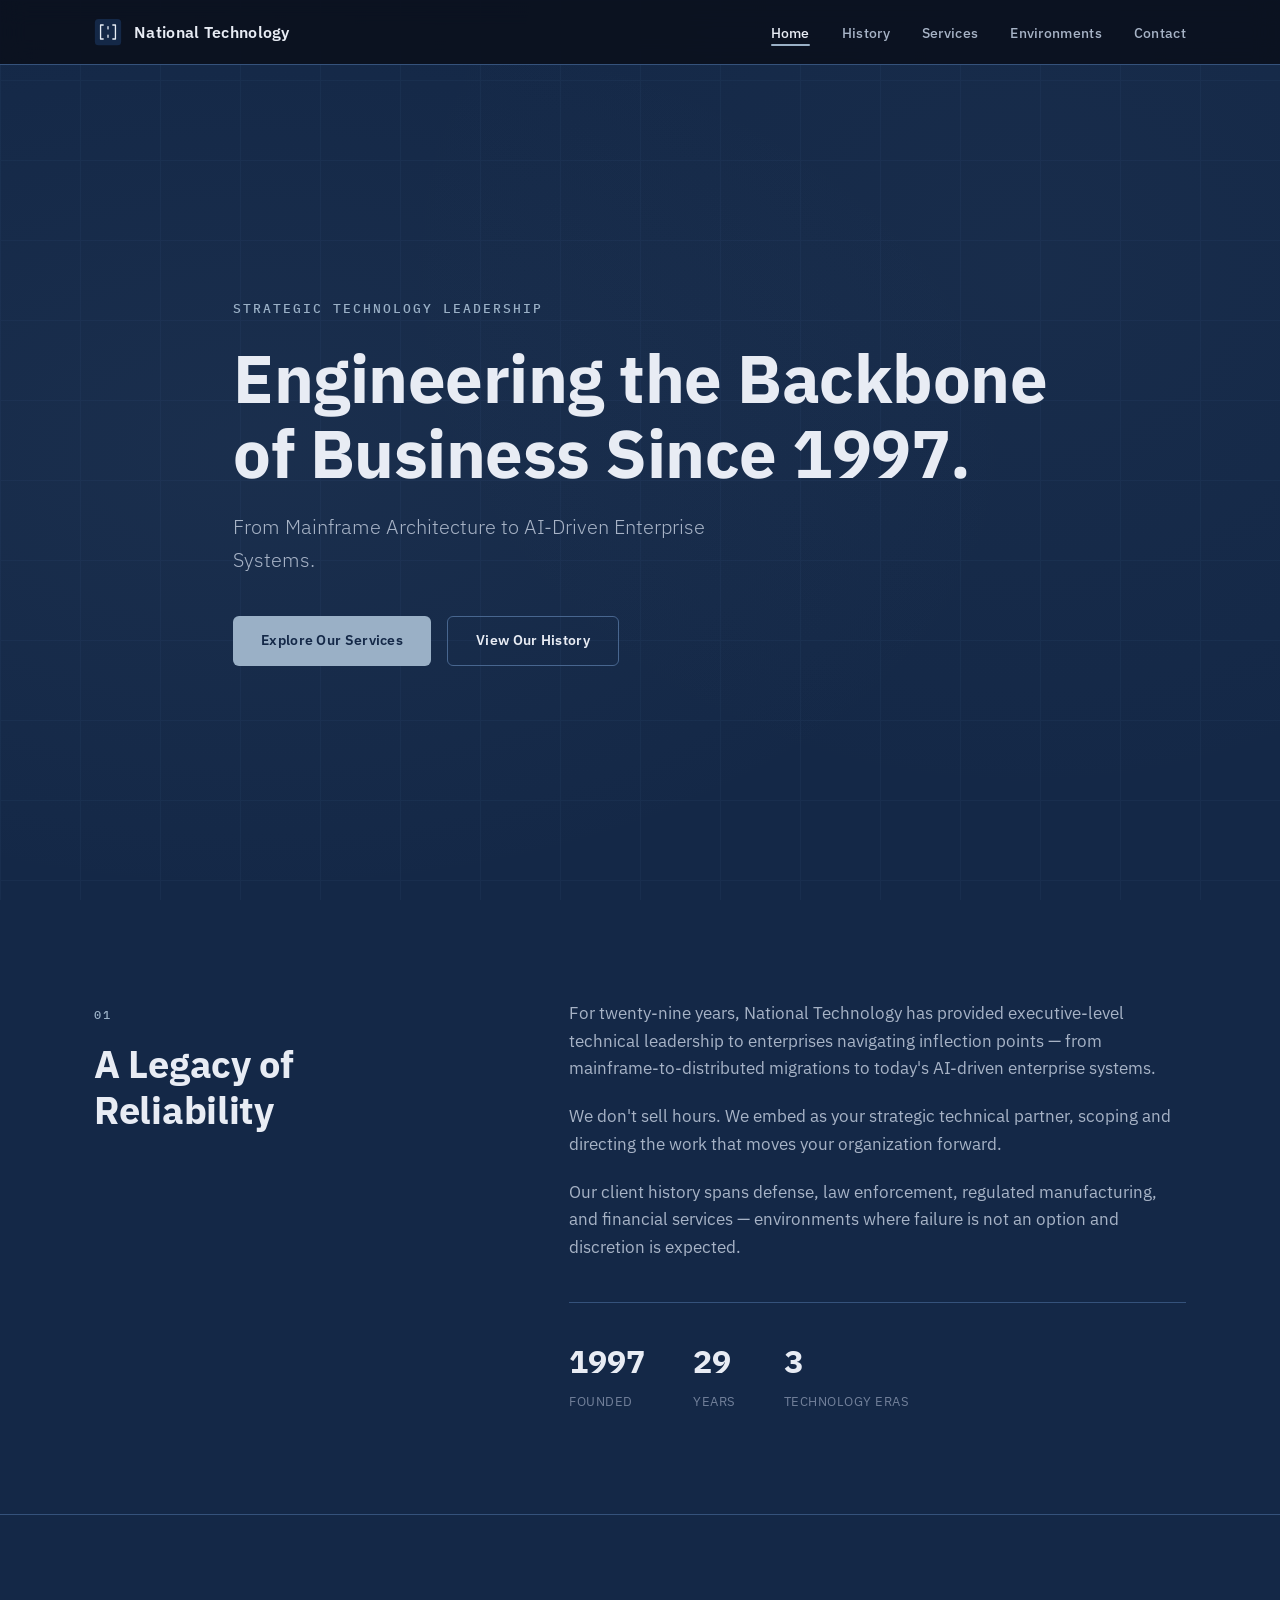
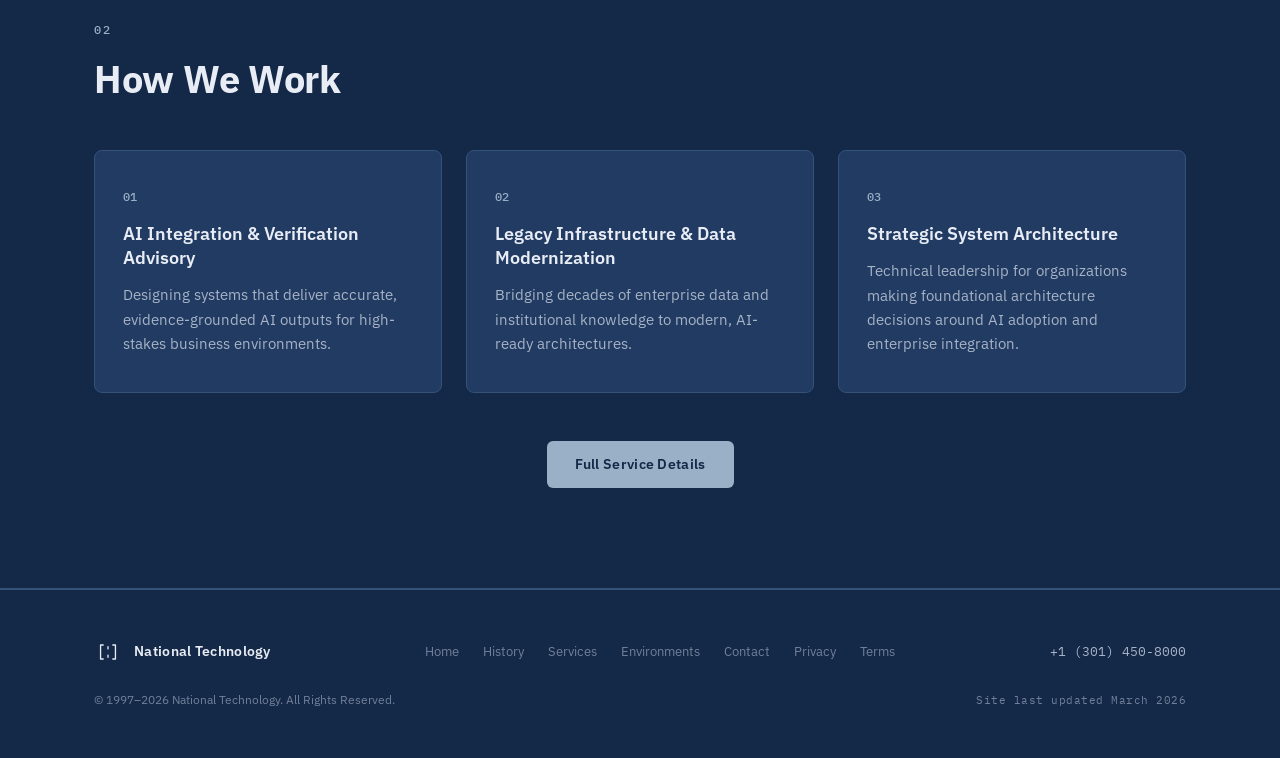
<file: index.html>
<!DOCTYPE html>
<html lang="en">
<head>
    <meta charset="UTF-8">
    <meta name="viewport" content="width=device-width, initial-scale=1.0">
    <title>National Technology | Strategic Technology Leadership Since 1997</title>
    <meta name="description" content="National Technology provides strategic technology leadership — AI integration advisory, legacy system modernization, and enterprise architecture consulting. Serving business since 1997.">
    <link rel="icon" type="image/svg+xml" href="favicon.svg">
    <meta property="og:title" content="National Technology | Strategic Technology Leadership Since 1997">
    <meta property="og:description" content="Engineering the Backbone of Business Since 1997. AI Integration Advisory, Legacy System Modernization, Enterprise Architecture Consulting.">
    <meta property="og:type" content="website">
    <link rel="preconnect" href="https://fonts.googleapis.com">
    <link rel="preconnect" href="https://fonts.gstatic.com" crossorigin>
    <link href="https://fonts.googleapis.com/css2?family=IBM+Plex+Sans:wght@300;400;500;600;700&family=IBM+Plex+Mono:wght@400;500&display=swap" rel="stylesheet">
    <link rel="stylesheet" href="styles.css">
</head>
<body>

    <!-- NAV -->
    <nav class="nav" id="nav">
        <div class="nav-inner">
            <a href="index.html" class="nav-logo">
                <img src="favicon.svg" alt="National Technology" class="logo-mark logo-mark-img">
                <span class="logo-text">National Technology</span>
            </a>
            <button class="nav-toggle" id="navToggle" aria-label="Toggle navigation">
                <span></span><span></span><span></span>
            </button>
            <ul class="nav-links" id="navLinks">
                <li><a href="index.html" class="active">Home</a></li>
                <li><a href="history.html">History</a></li>
                <li><a href="services.html">Services</a></li>
                <li><a href="history.html#environments">Environments</a></li>
                <li><a href="contact.html">Contact</a></li>
            </ul>
        </div>
    </nav>

    <!-- HERO -->
    <section class="hero">
        <div class="hero-bg"></div>
        <div class="container hero-content">
            <p class="hero-kicker">Strategic Technology Leadership</p>
            <h1 class="hero-title">Engineering the Backbone<br>of Business Since 1997.</h1>
            <p class="hero-sub">From Mainframe Architecture to AI-Driven Enterprise Systems.</p>
            <div class="hero-ctas">
                <a href="services.html" class="btn btn-primary">Explore Our Services</a>
                <a href="history.html" class="btn btn-outline">View Our History</a>
            </div>
        </div>
        <div class="hero-grid-overlay"></div>
    </section>

    <!-- LEGACY SECTION -->
    <section class="section legacy">
        <div class="container">
            <div class="legacy-grid">
                <div class="legacy-label">
                    <span class="section-tag">01</span>
                    <h2 class="section-heading">A Legacy of<br>Reliability</h2>
                </div>
                <div class="legacy-body">
                    <p>For twenty-nine years, National Technology has provided executive-level technical leadership to enterprises navigating inflection points — from mainframe-to-distributed migrations to today's AI-driven enterprise systems.</p>
                    <p>We don't sell hours. We embed as your strategic technical partner, scoping and directing the work that moves your organization forward.</p>
                    <p>Our client history spans defense, law enforcement, regulated manufacturing, and financial services — environments where failure is not an option and discretion is expected.</p>
                    <div class="legacy-stats">
                        <div class="stat">
                            <span class="stat-num">1997</span>
                            <span class="stat-label">Founded</span>
                        </div>
                        <div class="stat">
                            <span class="stat-num">29</span>
                            <span class="stat-label">Years</span>
                        </div>
                        <div class="stat">
                            <span class="stat-num">3</span>
                            <span class="stat-label">Technology Eras</span>
                        </div>
                    </div>
                </div>
            </div>
        </div>
    </section>

    <!-- SERVICES PREVIEW -->
    <section class="section services-preview">
        <div class="container">
            <span class="section-tag">02</span>
            <h2 class="section-heading">How We Work</h2>
            <div class="services-grid">
                <div class="service-card">
                    <span class="service-num">01</span>
                    <h3>AI Integration &amp; Verification Advisory</h3>
                    <p>Designing systems that deliver accurate, evidence-grounded AI outputs for high-stakes business environments.</p>
                </div>
                <div class="service-card">
                    <span class="service-num">02</span>
                    <h3>Legacy Infrastructure &amp; Data Modernization</h3>
                    <p>Bridging decades of enterprise data and institutional knowledge to modern, AI-ready architectures.</p>
                </div>
                <div class="service-card">
                    <span class="service-num">03</span>
                    <h3>Strategic System Architecture</h3>
                    <p>Technical leadership for organizations making foundational architecture decisions around AI adoption and enterprise integration.</p>
                </div>
            </div>
            <div class="services-cta">
                <a href="services.html" class="btn btn-primary">Full Service Details</a>
            </div>
        </div>
    </section>

    <!-- FOOTER -->
    <footer class="footer">
        <div class="container footer-inner">
            <div class="footer-brand">
                <img src="favicon.svg" alt="National Technology" class="logo-mark logo-mark-img">
                <span class="logo-text">National Technology</span>
            </div>
            <nav class="footer-links">
                <a href="index.html">Home</a>
                <a href="history.html">History</a>
                <a href="services.html">Services</a>
                <a href="history.html#environments">Environments</a>
                <a href="contact.html">Contact</a>
                <a href="privacy.html">Privacy</a>
                <a href="terms.html">Terms</a>
            </nav>
            <p class="footer-phone"><a href="tel:+13014508000">+1 (301) 450-8000</a></p>
            <p class="footer-copy">&copy; 1997&ndash;2026 National Technology. All Rights Reserved.</p>
            <p class="footer-updated">Site last updated March 2026</p>
        </div>
    </footer>

    <script src="main.js"></script>
</body>
</html>
</file>
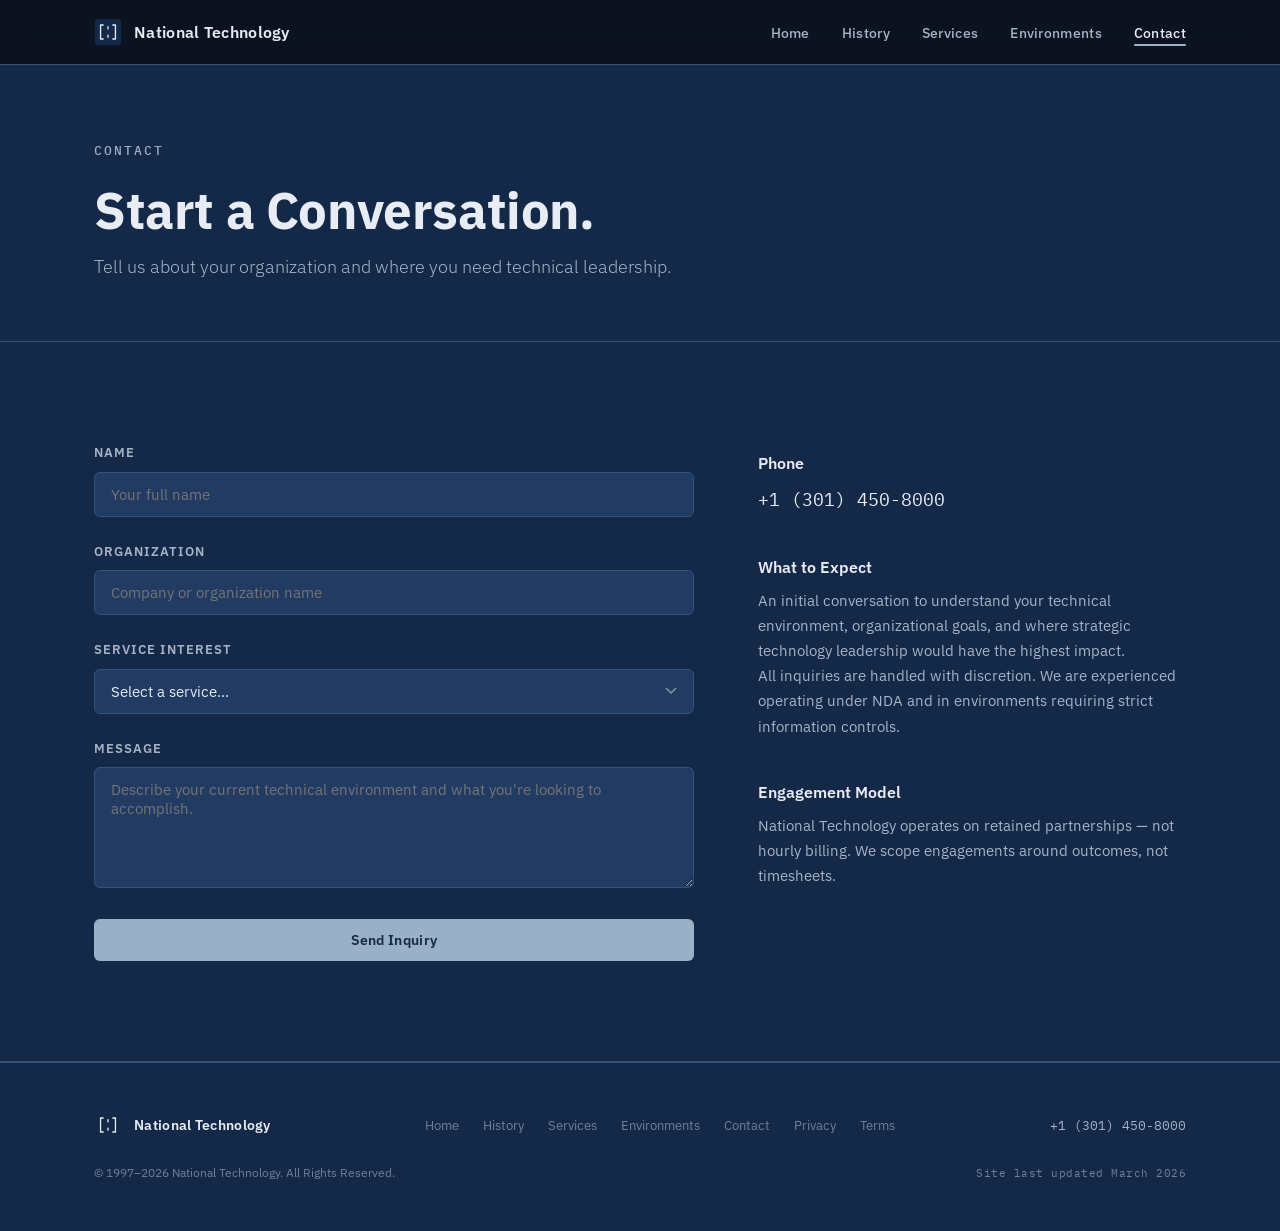
<file: contact.html>
<!DOCTYPE html>
<html lang="en">
<head>
    <meta charset="UTF-8">
    <meta name="viewport" content="width=device-width, initial-scale=1.0">
    <title>Contact | National Technology</title>
    <meta name="description" content="Inquire about technology advisory services from National Technology.">
    <link rel="icon" type="image/svg+xml" href="favicon.svg">
    <link rel="preconnect" href="https://fonts.googleapis.com">
    <link rel="preconnect" href="https://fonts.gstatic.com" crossorigin>
    <link href="https://fonts.googleapis.com/css2?family=IBM+Plex+Sans:wght@300;400;500;600;700&family=IBM+Plex+Mono:wght@400;500&display=swap" rel="stylesheet">
    <link rel="stylesheet" href="styles.css">
</head>
<body>

    <!-- NAV -->
    <nav class="nav" id="nav">
        <div class="nav-inner">
            <a href="index.html" class="nav-logo">
                <img src="favicon.svg" alt="National Technology" class="logo-mark logo-mark-img">
                <span class="logo-text">National Technology</span>
            </a>
            <button class="nav-toggle" id="navToggle" aria-label="Toggle navigation">
                <span></span><span></span><span></span>
            </button>
            <ul class="nav-links" id="navLinks">
                <li><a href="index.html">Home</a></li>
                <li><a href="history.html">History</a></li>
                <li><a href="services.html">Services</a></li>
                <li><a href="history.html#environments">Environments</a></li>
                <li><a href="contact.html" class="active">Contact</a></li>
            </ul>
        </div>
    </nav>

    <!-- CONTACT HERO -->
    <section class="page-hero">
        <div class="container">
            <p class="hero-kicker">Contact</p>
            <h1 class="page-hero-title">Start a Conversation.</h1>
            <p class="page-hero-sub">Tell us about your organization and where you need technical leadership.</p>
        </div>
    </section>

    <!-- CONTACT FORM -->
    <section class="section contact-section">
        <div class="container">
            <div class="contact-grid">
                <div class="contact-form-wrap">
                    <form class="contact-form" id="contactForm" action="https://formspree.io/f/mqeywyep" method="POST">
                        <div class="form-group">
                            <label for="name">Name</label>
                            <input type="text" id="name" name="name" placeholder="Your full name" required>
                        </div>
                        <div class="form-group">
                            <label for="org">Organization</label>
                            <input type="text" id="org" name="organization" placeholder="Company or organization name">
                        </div>
                        <div class="form-group">
                            <label for="service">Service Interest</label>
                            <select id="service" name="service">
                                <option value="">Select a service&hellip;</option>
                                <option value="ai-advisory">AI Integration &amp; Verification Advisory</option>
                                <option value="modernization">Legacy Infrastructure &amp; Data Modernization</option>
                                <option value="architecture">Strategic System Architecture</option>
                                <option value="general">General Technology Advisory Inquiry</option>
                            </select>
                        </div>
                        <div class="form-group">
                            <label for="message">Message</label>
                            <textarea id="message" name="message" rows="5" placeholder="Describe your current technical environment and what you're looking to accomplish."></textarea>
                        </div>
                        <button type="submit" class="btn btn-primary btn-full">Send Inquiry</button>
                    </form>
                </div>
                <div class="contact-info">
                    <div class="contact-info-block">
                        <h3>Phone</h3>
                        <p><a href="tel:+13014508000" class="contact-phone">+1 (301) 450-8000</a></p>
                    </div>
                    <div class="contact-info-block">
                        <h3>What to Expect</h3>
                        <p>An initial conversation to understand your technical environment, organizational goals, and where strategic technology leadership would have the highest impact.</p>
                        <p>All inquiries are handled with discretion. We are experienced operating under NDA and in environments requiring strict information controls.</p>
                    </div>
                    <div class="contact-info-block">
                        <h3>Engagement Model</h3>
                        <p>National Technology operates on retained partnerships — not hourly billing. We scope engagements around outcomes, not timesheets.</p>
                    </div>
                </div>
            </div>
        </div>
    </section>

    <!-- FOOTER -->
    <footer class="footer">
        <div class="container footer-inner">
            <div class="footer-brand">
                <img src="favicon.svg" alt="National Technology" class="logo-mark logo-mark-img">
                <span class="logo-text">National Technology</span>
            </div>
            <nav class="footer-links">
                <a href="index.html">Home</a>
                <a href="history.html">History</a>
                <a href="services.html">Services</a>
                <a href="history.html#environments">Environments</a>
                <a href="contact.html">Contact</a>
                <a href="privacy.html">Privacy</a>
                <a href="terms.html">Terms</a>
            </nav>
            <p class="footer-phone"><a href="tel:+13014508000">+1 (301) 450-8000</a></p>
            <p class="footer-copy">&copy; 1997&ndash;2026 National Technology. All Rights Reserved.</p>
            <p class="footer-updated">Site last updated March 2026</p>
        </div>
    </footer>

    <script src="main.js"></script>
    <script>
        // Pre-select service from query param
        (function() {
            const params = new URLSearchParams(window.location.search);
            const service = params.get('service');
            if (service) {
                const select = document.getElementById('service');
                if (select) {
                    for (let opt of select.options
</file>
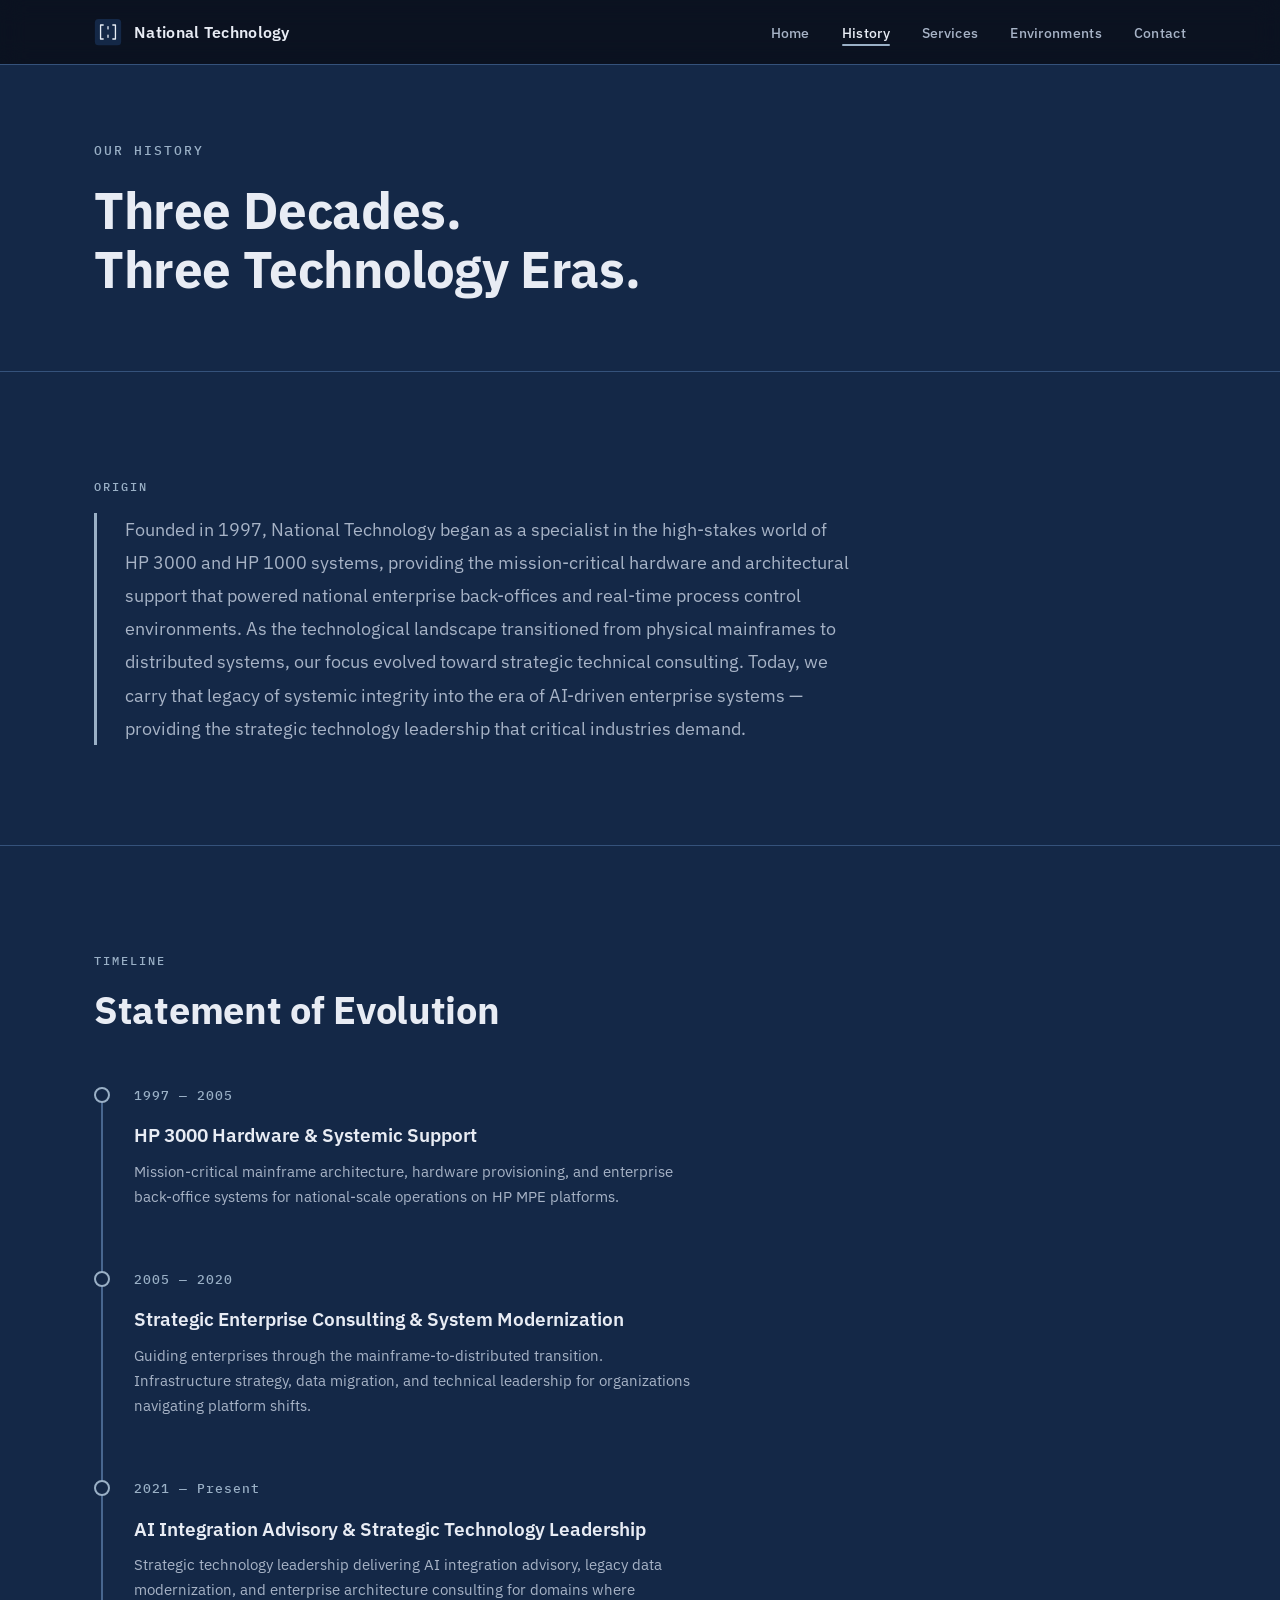
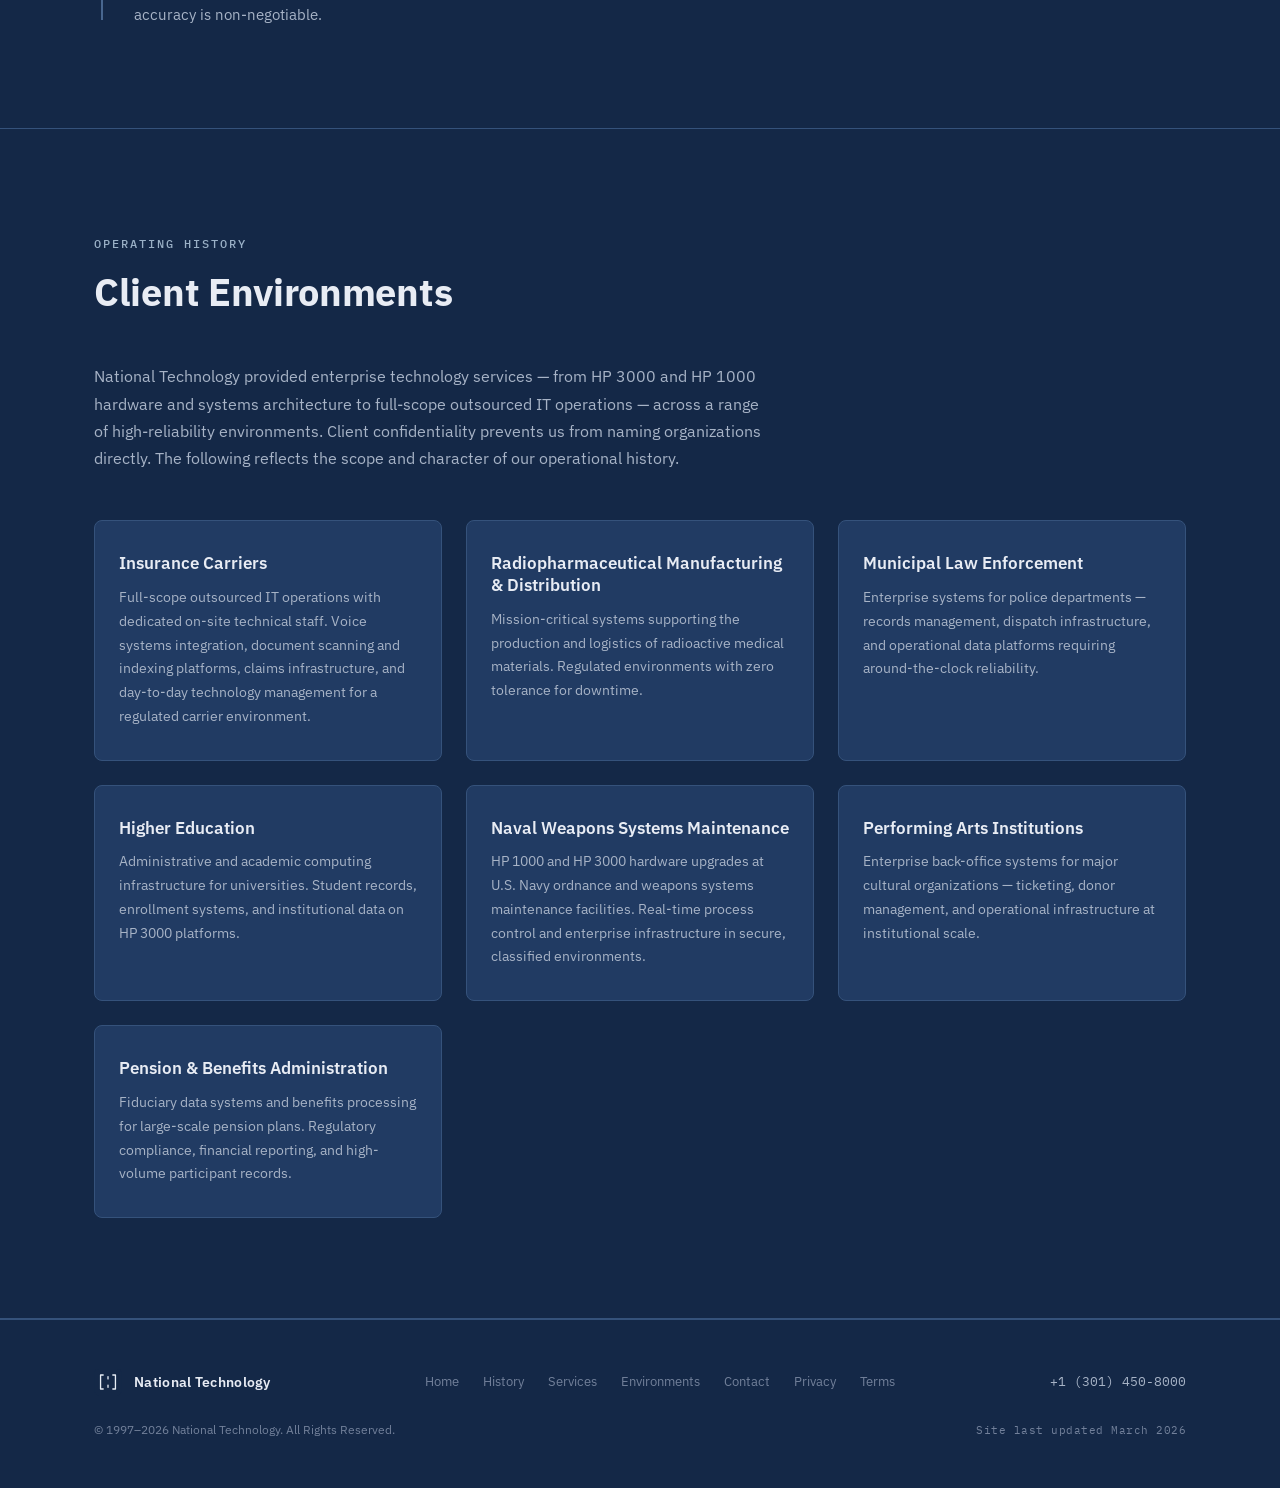
<file: history.html>
<!DOCTYPE html>
<html lang="en">
<head>
    <meta charset="UTF-8">
    <meta name="viewport" content="width=device-width, initial-scale=1.0">
    <title>Our History | National Technology</title>
    <meta name="description" content="From HP 3000 mainframes to precision AI systems — 29 years of enterprise technology leadership.">
    <link rel="icon" type="image/svg+xml" href="favicon.svg">
    <link rel="preconnect" href="https://fonts.googleapis.com">
    <link rel="preconnect" href="https://fonts.gstatic.com" crossorigin>
    <link href="https://fonts.googleapis.com/css2?family=IBM+Plex+Sans:wght@300;400;500;600;700&family=IBM+Plex+Mono:wght@400;500&display=swap" rel="stylesheet">
    <link rel="stylesheet" href="styles.css">
</head>
<body>

    <!-- NAV -->
    <nav class="nav" id="nav">
        <div class="nav-inner">
            <a href="index.html" class="nav-logo">
                <img src="favicon.svg" alt="National Technology" class="logo-mark logo-mark-img">
                <span class="logo-text">National Technology</span>
            </a>
            <button class="nav-toggle" id="navToggle" aria-label="Toggle navigation">
                <span></span><span></span><span></span>
            </button>
            <ul class="nav-links" id="navLinks">
                <li><a href="index.html">Home</a></li>
                <li><a href="history.html" class="active">History</a></li>
                <li><a href="services.html">Services</a></li>
                <li><a href="history.html#environments">Environments</a></li>
                <li><a href="contact.html">Contact</a></li>
            </ul>
        </div>
    </nav>

    <!-- HISTORY HERO -->
    <section class="page-hero">
        <div class="container">
            <p class="hero-kicker">Our History</p>
            <h1 class="page-hero-title">Three Decades.<br>Three Technology Eras.</h1>
        </div>
    </section>

    <!-- STATEMENT -->
    <section class="section statement">
        <div class="container">
            <div class="statement-grid">
                <span class="section-tag">Origin</span>
                <blockquote class="statement-text">
                    Founded in 1997, National Technology began as a specialist in the high-stakes world of HP 3000 and HP 1000 systems, providing the mission-critical hardware and architectural support that powered national enterprise back-offices and real-time process control environments. As the technological landscape transitioned from physical mainframes to distributed systems, our focus evolved toward strategic technical consulting. Today, we carry that legacy of systemic integrity into the era of AI-driven enterprise systems — providing the strategic technology leadership that critical industries demand.
                </blockquote>
            </div>
        </div>
    </section>

    <!-- TIMELINE -->
    <section class="section timeline-section">
        <div class="container">
            <span class="section-tag">Timeline</span>
            <h2 class="section-heading">Statement of Evolution</h2>

            <div class="timeline">
                <div class="timeline-line"></div>

                <div class="timeline-item">
                    <div class="timeline-marker"></div>
                    <div class="timeline-date">
                        <span class="timeline-range">1997 &mdash; 2005</span>
                    </div>
                    <div class="timeline-content">
                        <h3>HP 3000 Hardware &amp; Systemic Support</h3>
                        <p>Mission-critical mainframe architecture, hardware provisioning, and enterprise back-office systems for national-scale operations on HP MPE platforms.</p>
                    </div>
                </div>

                <div class="timeline-item">
                    <div class="timeline-marker"></div>
                    <div class="timeline-date">
                        <span class="timeline-range">2005 &mdash; 2020</span>
                    </div>
                    <div class="timeline-content">
                        <h3>Strategic Enterprise Consulting &amp; System Modernization</h3>
                        <p>Guiding enterprises through the mainframe-to-distributed transition. Infrastructure strategy, data migration, and technical leadership for organizations navigating platform shifts.</p>
                    </div>
                </div>

                <div class="timeline-item">
                    <div class="timeline-marker"></div>
                    <div class="timeline-date">
                        <span class="timeline-range">2021 &mdash; Present</span>
                    </div>
                    <div class="timeline-content">
                        <h3>AI Integration Advisory &amp; Strategic Technology Leadership</h3>
                        <p>Strategic technology leadership delivering AI integration advisory, legacy data modernization, and enterprise architecture consulting for domains where accuracy is non-negotiable.</p>
                    </div>
                </div>
            </div>
        </div>
    </section>

    <!-- CLIENT ENVIRONMENTS -->
    <section class="section environments" id="environments">
        <div class="container">
            <span class="section-tag">Operating History</span>
            <h2 class="section-heading">Client Environments</h2>
            <p class="environments-intro">National Technology provided enterprise technology services — from HP 3000 and HP 1000 hardware and systems architecture to full-scope outsourced IT operations — across a range of high-reliability environments. Client confidentiality prevents us from naming organizations directly. The following reflects the scope and character of our operational history.</p>

            <div class="env-grid">
                <div class="env-card">
                    <h3>Insurance Carriers</h3>
                    <p>Full-scope outsourced IT operations with dedicated on-site technical staff. Voice systems integration, document scanning and indexing platforms, claims infrastructure, and day-to-day technology management for a regulated carrier environment.</p>
                </div>
                <div class="env-card">
                    <h3>Radiopharmaceutical Manufacturing &amp; Distribution</h3>
                    <p>Mission-critical systems supporting the production and logistics of radioactive medical materials. Regulated environments with zero tolerance for downtime.</p>
                </div>
                <div class="env-card">
                    <h3>Municipal Law Enforcement</h3>
                    <p>Enterprise systems for police departments — records management, dispatch infrastructure, and operational data platforms requiring around-the-clock reliability.</p>
                </div>
                <div class="env-card">
                    <h3>Higher Education</h3>
                    <p>Administrative and academic computing infrastructure for universities. Student records, enrollment systems, and institutional data on HP 3000 platforms.</p>
                </div>
                <div class="env-card">
                    <h3>Naval Weapons Systems Maintenance</h3>
                    <p>HP 1000 and HP 3000 hardware upgrades at U.S. Navy ordnance and weapons systems maintenance facilities. Real-time process control and enterprise infrastructure in secure, classified environments.</p>
                </div>
                <div class="env-card">
                    <h3>Performing Arts Institutions</h3>
                    <p>Enterprise back-office systems for major cultural organizations — ticketing, donor management, and operational infrastructure at institutional scale.</p>
                </div>
                <div class="env-card">
                    <h3>Pension &amp; Benefits Administration</h3>
                    <p>Fiduciary data systems and benefits processing for large-scale pension plans. Regulatory compliance, financial reporting, and high-volume participant records.</p>
                </div>
            </div>
        </div>
    </section>

    <!-- FOOTER -->
    <footer class="footer">
        <div class="container footer-inner">
            <div class="footer-brand">
                <img src="favicon.svg" alt="National Technology" class="logo-mark logo-mark-img">
                <span class="logo-text">National Technology</span>
            </div>
            <nav class="footer-links">
                <a href="index.html">Home</a>
                <a href="history.html">History</a>
                <a href="services.html">Services</a>
                <a href="history.html#environments">Environments</a>
                <a href="contact.html">Contact</a>
                <a href="privacy.html">Privacy</a>
                <a href="terms.html">Terms</a>
            </nav>
            <p class="footer-phone"><a href="tel:+13014508000">+1 (301) 450-8000</a></p>
            <p class="footer-copy">&copy; 1997&ndash;2026 National Technology. All Rights Reserved.</p>
            <p class="footer-updated">Site last updated March 2026</p>
        </div>
    </footer>

    <script src="main.js"></script>
</body>
</html>
</file>
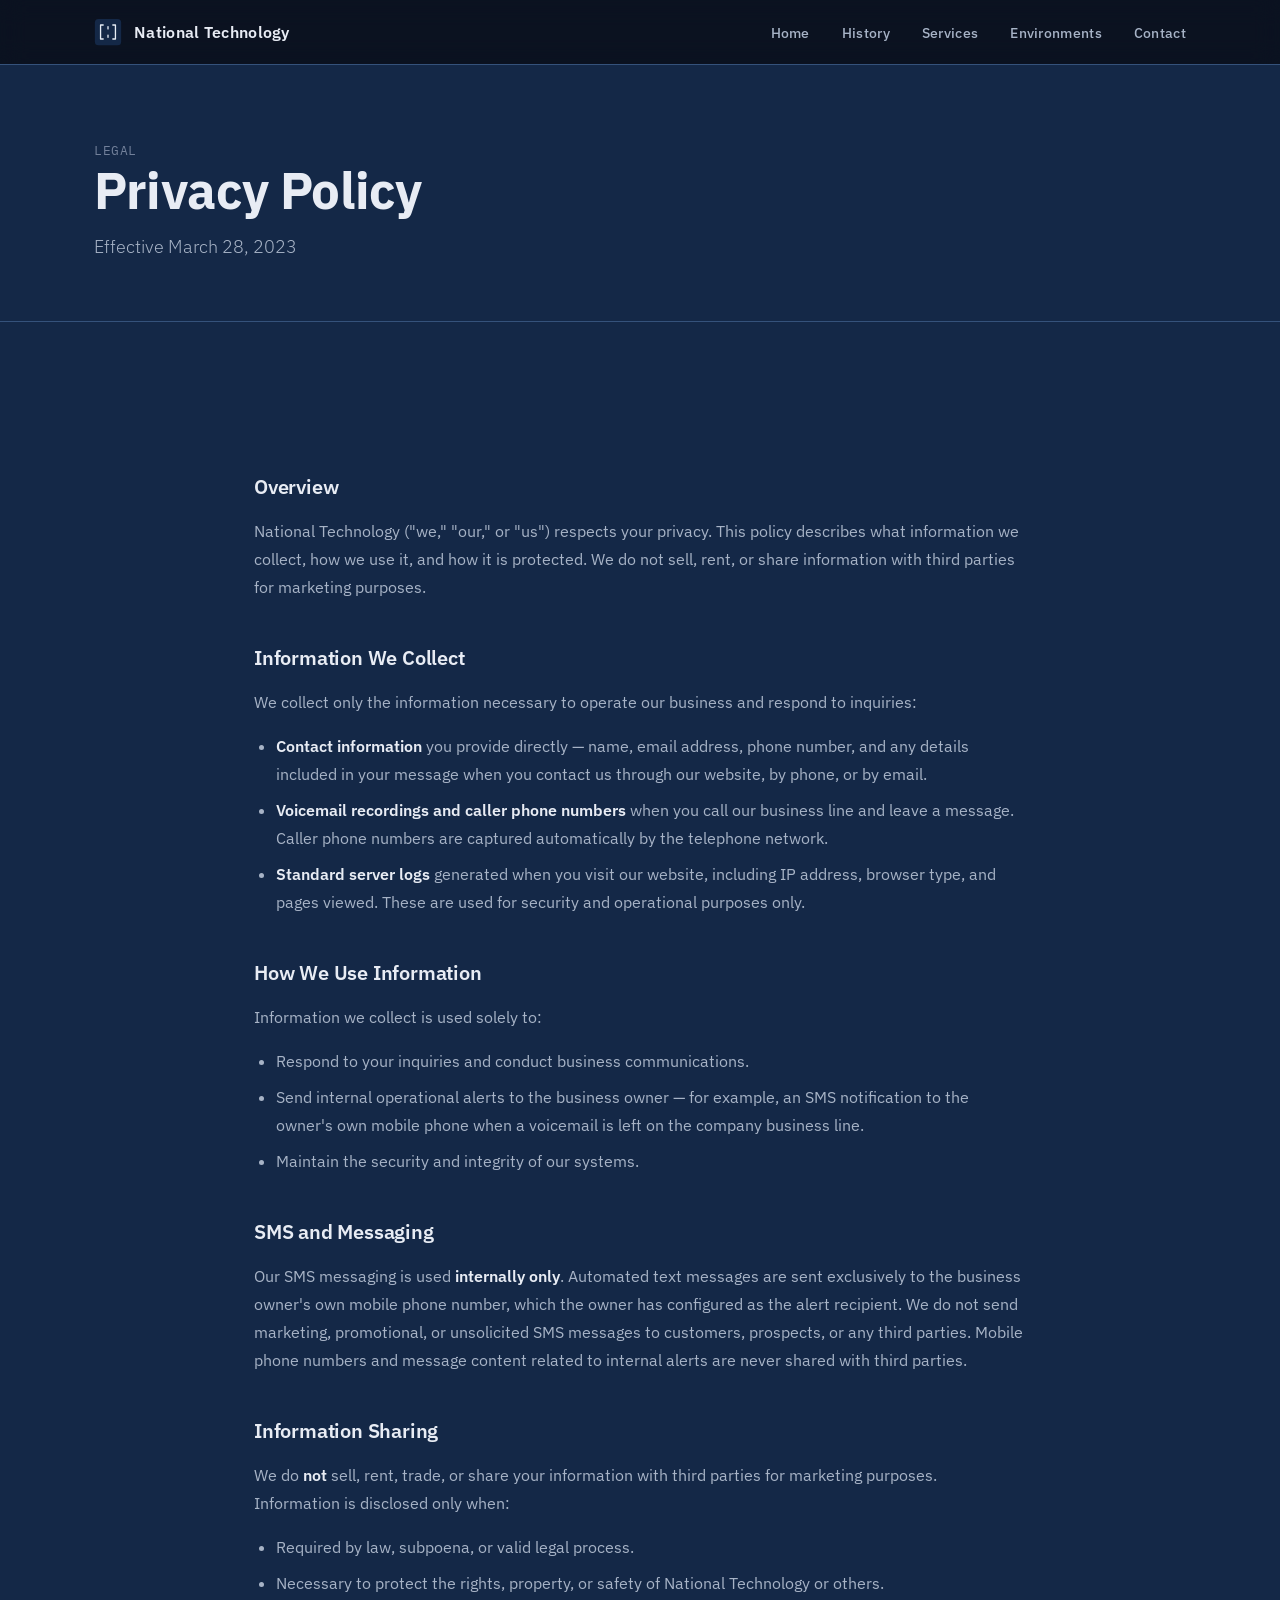
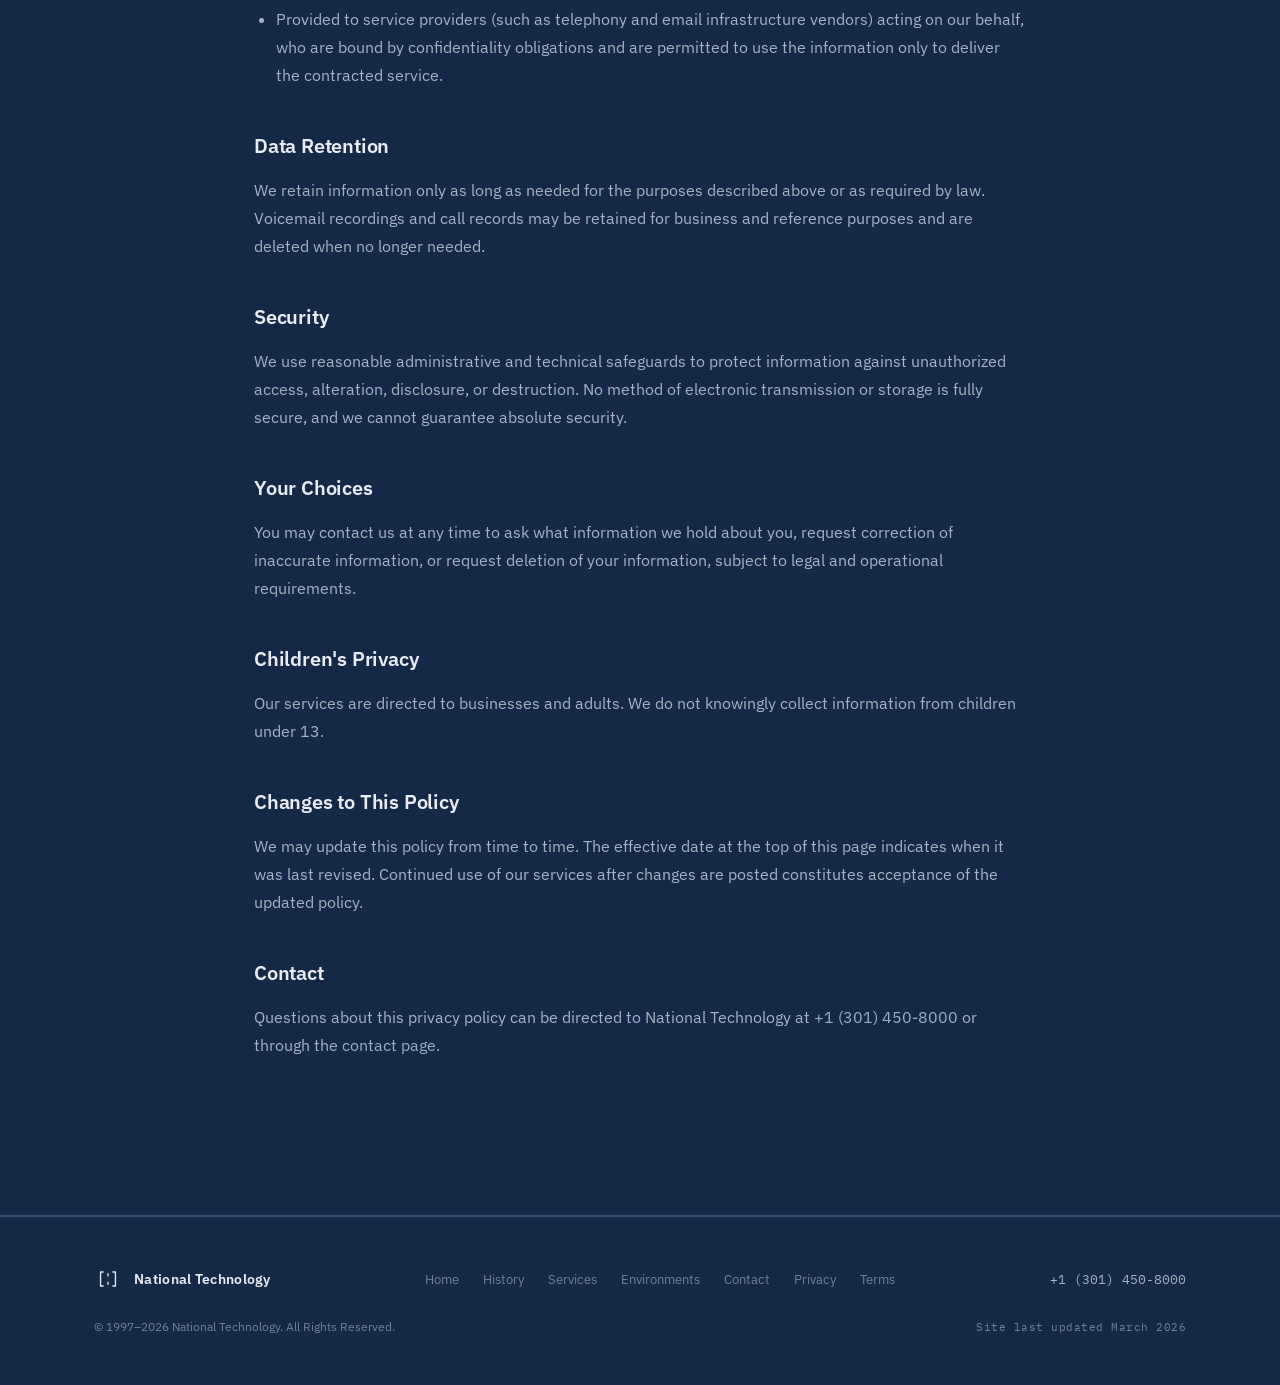
<file: privacy.html>
<!DOCTYPE html>
<html lang="en">
<head>
    <meta charset="UTF-8">
    <meta name="viewport" content="width=device-width, initial-scale=1.0">
    <title>Privacy Policy | National Technology</title>
    <meta name="description" content="Privacy policy for National Technology — how we collect, use, and protect information.">
    <link rel="icon" type="image/svg+xml" href="favicon.svg">
    <link rel="preconnect" href="https://fonts.googleapis.com">
    <link rel="preconnect" href="https://fonts.gstatic.com" crossorigin>
    <link href="https://fonts.googleapis.com/css2?family=IBM+Plex+Sans:wght@300;400;500;600;700&family=IBM+Plex+Mono:wght@400;500&display=swap" rel="stylesheet">
    <link rel="stylesheet" href="styles.css">
    <style>
        .legal-content {
            max-width: 820px;
            padding-top: 40px;
            padding-bottom: 40px;
        }
        .legal-content h2 {
            font-size: 1.25rem;
            font-weight: 600;
            margin-top: 40px;
            margin-bottom: 14px;
            color: var(--text-primary);
            letter-spacing: -0.2px;
        }
        .legal-content h2:first-of-type {
            margin-top: 8px;
        }
        .legal-content p,
        .legal-content li {
            color: var(--text-secondary);
            font-size: 1rem;
            line-height: 1.75;
            margin-bottom: 16px;
        }
        .legal-content ul {
            margin-left: 22px;
            margin-bottom: 16px;
        }
        .legal-content li {
            margin-bottom: 8px;
        }
        .legal-content strong {
            color: var(--text-primary);
            font-weight: 600;
        }
        .legal-meta {
            font-family: var(--font-mono);
            font-size: 13px;
            color: var(--text-dim);
            letter-spacing: 0.5px;
            text-transform: uppercase;
            margin-bottom: 0;
        }
    </style>
</head>
<body>

    <!-- NAV -->
    <nav class="nav" id="nav">
        <div class="nav-inner">
            <a href="index.html" class="nav-logo">
                <img src="favicon.svg" alt="National Technology" class="logo-mark logo-mark-img">
                <span class="logo-text">National Technology</span>
            </a>
            <button class="nav-toggle" id="navToggle" aria-label="Toggle navigation">
                <span></span><span></span><span></span>
            </button>
            <ul class="nav-links" id="navLinks">
                <li><a href="index.html">Home</a></li>
                <li><a href="history.html">History</a></li>
                <li><a href="services.html">Services</a></li>
                <li><a href="history.html#environments">Environments</a></li>
                <li><a href="contact.html">Contact</a></li>
            </ul>
        </div>
    </nav>

    <!-- PAGE HERO -->
    <section class="page-hero">
        <div class="container">
            <p class="legal-meta">Legal</p>
            <h1 class="page-hero-title">Privacy Policy</h1>
            <p class="page-hero-sub">Effective March 28, 2023</p>
        </div>
    </section>

    <!-- CONTENT -->
    <section class="section">
        <div class="container legal-content">

            <h2>Overview</h2>
            <p>National Technology ("we," "our," or "us") respects your privacy. This policy describes what information we collect, how we use it, and how it is protected. We do not sell, rent, or share information with third parties for marketing purposes.</p>

            <h2>Information We Collect</h2>
            <p>We collect only the information necessary to operate our business and respond to inquiries:</p>
            <ul>
                <li><strong>Contact information</strong> you provide directly — name, email address, phone number, and any details included in your message when you contact us through our website, by phone, or by email.</li>
                <li><strong>Voicemail recordings and caller phone numbers</strong> when you call our business line and leave a message. Caller phone numbers are captured automatically by the telephone network.</li>
                <li><strong>Standard server logs</strong> generated when you visit our website, including IP address, browser type, and pages viewed. These are used for security and operational purposes only.</li>
            </ul>

            <h2>How We Use Information</h2>
            <p>Information we collect is used solely to:</p>
            <ul>
                <li>Respond to your inquiries and conduct business communications.</li>
                <li>Send internal operational alerts to the business owner — for example, an SMS notification to the owner's own mobile phone when a voicemail is left on the company business line.</li>
                <li>Maintain the security and integrity of our systems.</li>
            </ul>

            <h2>SMS and Messaging</h2>
            <p>Our SMS messaging is used <strong>internally only</strong>. Automated text messages are sent exclusively to the business owner's own mobile phone number, which the owner has configured as the alert recipient. We do not send marketing, promotional, or unsolicited SMS messages to customers, prospects, or any third parties. Mobile phone numbers and message content related to internal alerts are never shared with third parties.</p>

            <h2>Information Sharing</h2>
            <p>We do <strong>not</strong> sell, rent, trade, or share your information with third parties for marketing purposes. Information is disclosed only when:</p>
            <ul>
                <li>Required by law, subpoena, or valid legal process.</li>
                <li>Necessary to protect the rights, property, or safety of National Technology or others.</li>
                <li>Provided to service providers (such as telephony and email infrastructure vendors) acting on our behalf, who are bound by confidentiality obligations and are permitted to use the information only to deliver the contracted service.</li>
            </ul>

            <h2>Data Retention</h2>
            <p>We retain information only as long as needed for the purposes described above or as required by law. Voicemail recordings and call records may be retained for business and reference purposes and are deleted when no longer needed.</p>

            <h2>Security</h2>
            <p>We use reasonable administrative and technical safeguards to protect information against unauthorized access, alteration, disclosure, or destruction. No method of electronic transmission or storage is fully secure, and we cannot guarantee absolute security.</p>

            <h2>Your Choices</h2>
            <p>You may contact us at any time to ask what information we hold about you, request correction of inaccurate information, or request deletion of your information, subject to legal and operational requirements.</p>

            <h2>Children's Privacy</h2>
            <p>Our services are directed to businesses and adults. We do not knowingly collect information from children under 13.</p>

            <h2>Changes to This Policy</h2>
            <p>We may update this policy from time to time. The effective date at the top of this page indicates when it was last revised. Continued use of our services after changes are posted constitutes acceptance of the updated policy.</p>

            <h2>Contact</h2>
            <p>Questions about this privacy policy can be directed to National Technology at <a href="tel:+13014508000" style="color: var(--accent);">+1 (301) 450-8000</a> or through the <a href="contact.html" style="color: var(--accent);">contact page</a>.</p>

        </div>
    </section>

    <!-- FOOTER -->
    <footer class="footer">
        <div class="container footer-inner">
            <div class="footer-brand">
                <img src="favicon.svg" alt="National Technology" class="logo-mark logo-mark-img">
                <span class="logo-text">National Technology</span>
            </div>
            <nav class="footer-links">
                <a href="index.html">Home</a>
                <a href="history.html">History</a>
                <a href="services.html">Services</a>
                <a href="history.html#environments">Environments</a>
                <a href="contact.html">Contact</a>
                <a href="privacy.html">Privacy</a>
                <a href="terms.html">Terms</a>
            </nav>
            <p class="footer-phone"><a href="tel:+13014508000">+1 (301) 450-8000</a></p>
            <p class="footer-copy">&copy; 1997&ndash;2026 National Technology. All Rights Reserved.</p>
            <p class="footer-updated">Site last updated March 2026</p>
        </div>
    </footer>

    <script src="main.js"></script>
</body>
</html>
</file>
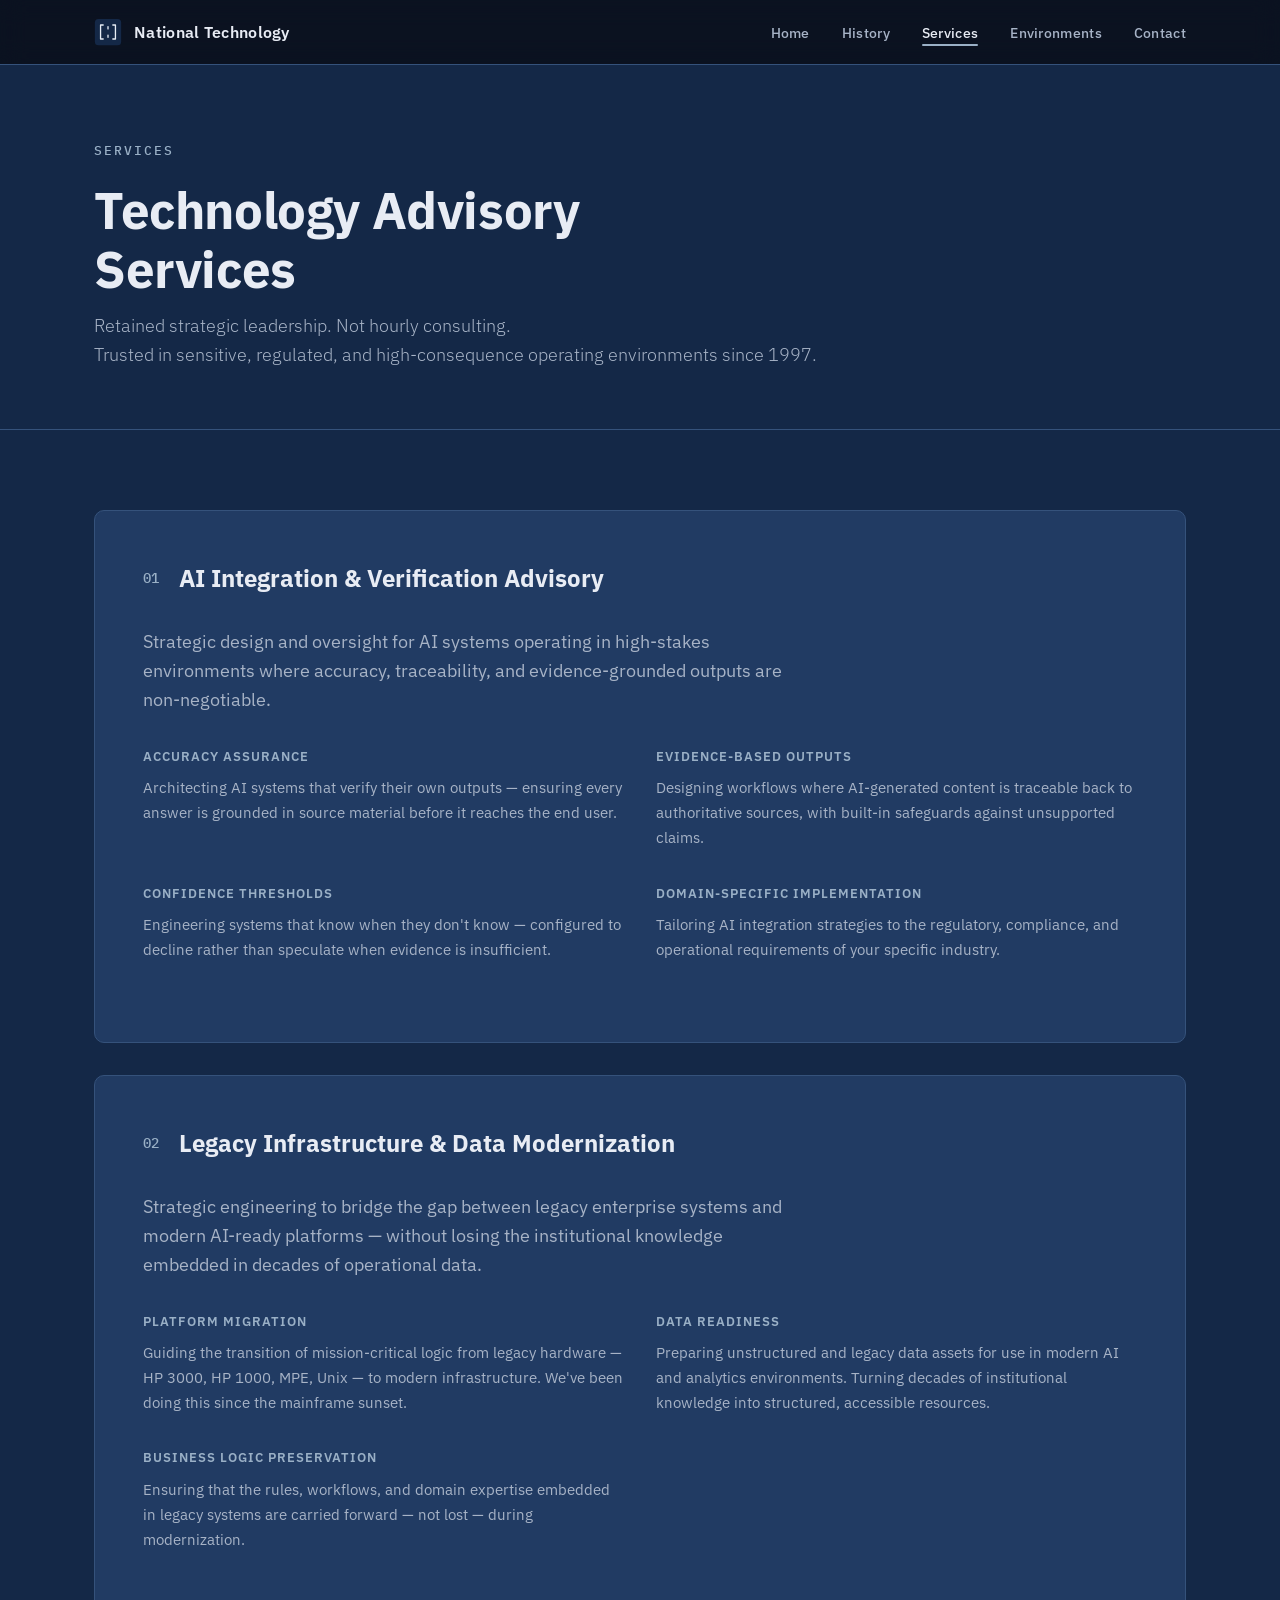
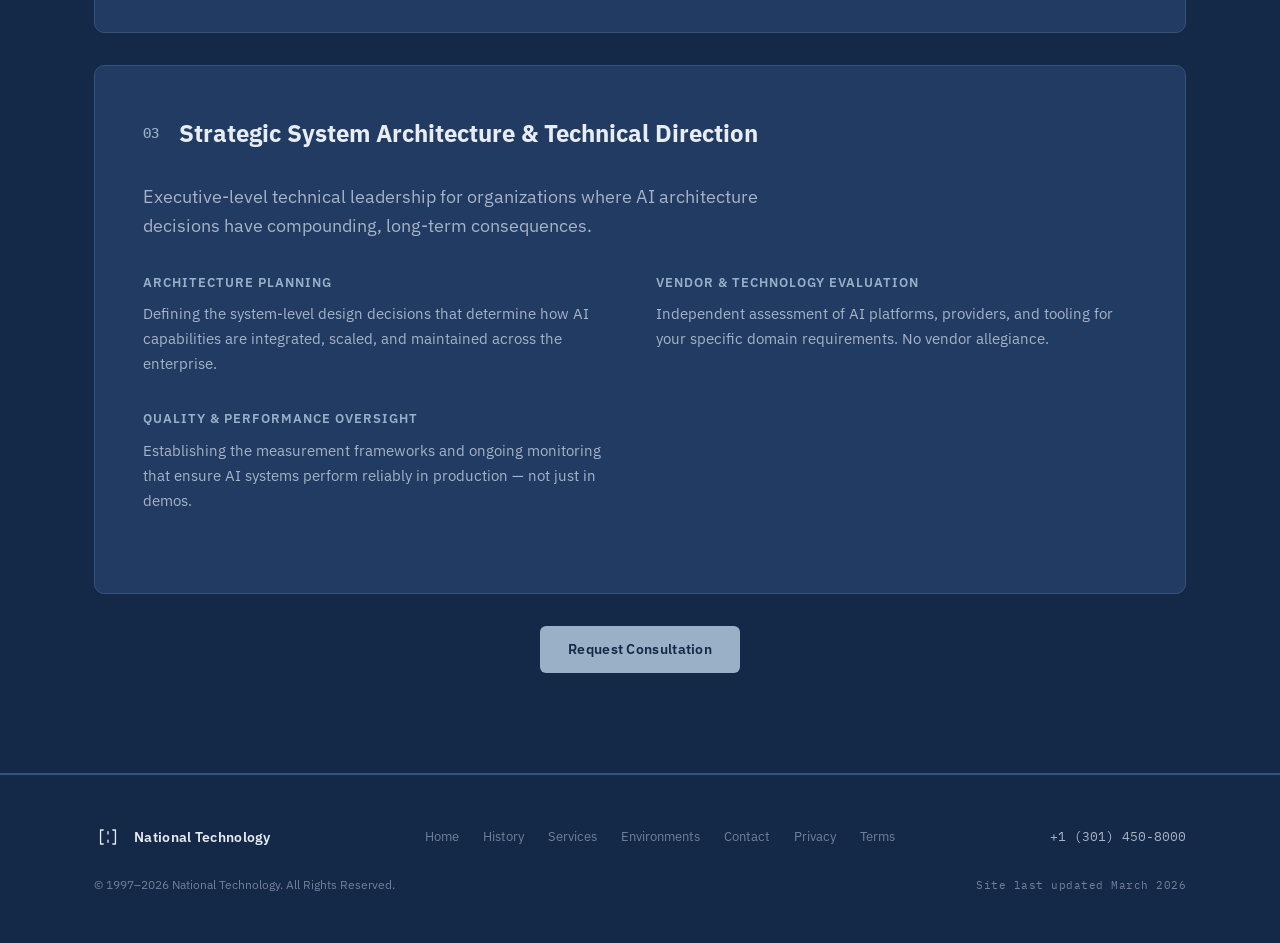
<file: services.html>
<!DOCTYPE html>
<html lang="en">
<head>
    <meta charset="UTF-8">
    <meta name="viewport" content="width=device-width, initial-scale=1.0">
    <title>Services | National Technology</title>
    <meta name="description" content="Technology advisory services: AI Integration & Verification, Legacy Data Modernization, and Strategic System Architecture. National Technology — since 1997.">
    <link rel="icon" type="image/svg+xml" href="favicon.svg">
    <link rel="preconnect" href="https://fonts.googleapis.com">
    <link rel="preconnect" href="https://fonts.gstatic.com" crossorigin>
    <link href="https://fonts.googleapis.com/css2?family=IBM+Plex+Sans:wght@300;400;500;600;700&family=IBM+Plex+Mono:wght@400;500&display=swap" rel="stylesheet">
    <link rel="stylesheet" href="styles.css">
</head>
<body>

    <!-- NAV -->
    <nav class="nav" id="nav">
        <div class="nav-inner">
            <a href="index.html" class="nav-logo">
                <img src="favicon.svg" alt="National Technology" class="logo-mark logo-mark-img">
                <span class="logo-text">National Technology</span>
            </a>
            <button class="nav-toggle" id="navToggle" aria-label="Toggle navigation">
                <span></span><span></span><span></span>
            </button>
            <ul class="nav-links" id="navLinks">
                <li><a href="index.html">Home</a></li>
                <li><a href="history.html">History</a></li>
                <li><a href="services.html" class="active">Services</a></li>
                <li><a href="history.html#environments">Environments</a></li>
                <li><a href="contact.html">Contact</a></li>
            </ul>
        </div>
    </nav>

    <!-- SERVICES HERO -->
    <section class="page-hero">
        <div class="container">
            <p class="hero-kicker">Services</p>
            <h1 class="page-hero-title">Technology Advisory<br>Services</h1>
            <p class="page-hero-sub">Retained strategic leadership. Not hourly consulting.</p>
            <p class="page-hero-sub">Trusted in sensitive, regulated, and high-consequence operating environments since 1997.</p>
        </div>
    </section>

    <!-- SERVICES DETAIL -->
    <section class="section services-detail">
        <div class="container">

            <div class="service-detail-card" id="ai-advisory">
                <div class="service-detail-head">
                    <span class="service-num">01</span>
                    <h2>AI Integration &amp; Verification Advisory</h2>
                </div>
                <div class="service-detail-body">
                    <p class="service-lead">Strategic design and oversight for AI systems operating in high-stakes environments where accuracy, traceability, and evidence-grounded outputs are non-negotiable.</p>
                    <div class="service-points">
                        <div class="service-point">
                            <h4>Accuracy Assurance</h4>
                            <p>Architecting AI systems that verify their own outputs — ensuring every answer is grounded in source material before it reaches the end user.</p>
                        </div>
                        <div class="service-point">
                            <h4>Evidence-Based Outputs</h4>
                            <p>Designing workflows where AI-generated content is traceable back to authoritative sources, with built-in safeguards against unsupported claims.</p>
                        </div>
                        <div class="service-point">
                            <h4>Confidence Thresholds</h4>
                            <p>Engineering systems that know when they don't know — configured to decline rather than speculate when evidence is insufficient.</p>
                        </div>
                        <div class="service-point">
                            <h4>Domain-Specific Implementation</h4>
                            <p>Tailoring AI integration strategies to the regulatory, compliance, and operational requirements of your specific industry.</p>
                        </div>
                    </div>
                </div>
            </div>

            <div class="service-detail-card" id="modernization">
                <div class="service-detail-head">
                    <span class="service-num">02</span>
                    <h2>Legacy Infrastructure &amp; Data Modernization</h2>
                </div>
                <div class="service-detail-body">
                    <p class="service-lead">Strategic engineering to bridge the gap between legacy enterprise systems and modern AI-ready platforms — without losing the institutional knowledge embedded in decades of operational data.</p>
                    <div class="service-points">
                        <div class="service-point">
                            <h4>Platform Migration</h4>
                            <p>Guiding the transition of mission-critical logic from legacy hardware — HP 3000, HP 1000, MPE, Unix — to modern infrastructure. We've been doing this since the mainframe sunset.</p>
                        </div>
                        <div class="service-point">
                            <h4>Data Readiness</h4>
                            <p>Preparing unstructured and legacy data assets for use in modern AI and analytics environments. Turning decades of institutional knowledge into structured, accessible resources.</p>
                        </div>
                        <div class="service-point">
                            <h4>Business Logic Preservation</h4>
                            <p>Ensuring that the rules, workflows, and domain expertise embedded in legacy systems are carried forward — not lost — during modernization.</p>
                        </div>
                    </div>
                </div>
            </div>

            <div class="service-detail-card" id="architecture">
                <div class="service-detail-head">
                    <span class="service-num">03</span>
                    <h2>Strategic System Architecture &amp; Technical Direction</h2>
                </div>
                <div class="service-detail-body">
                    <p class="service-lead">Executive-level technical leadership for organizations where AI architecture decisions have compounding, long-term consequences.</p>
                    <div class="service-points">
                        <div class="service-point">
                            <h4>Architecture Planning</h4>
                            <p>Defining the system-level design decisions that determine how AI capabilities are integrated, scaled, and maintained across the enterprise.</p>
                        </div>
                        <div class="service-point">
                            <h4>Vendor &amp; Technology Evaluation</h4>
                            <p>Independent assessment of AI platforms, providers, and tooling for your specific domain requirements. No vendor allegiance.</p>
                        </div>
                        <div class="service-point">
                            <h4>Quality &amp; Performance Oversight</h4>
                            <p>Establishing the measurement frameworks and ongoing monitoring that ensure AI systems perform reliably in production — not just in demos.</p>
                        </div>
                    </div>
                </div>
            </div>

            <div class="services-cta">
                <a href="contact.html" class="btn btn-primary">Request Consultation</a>
            </div>

        </div>
    </section>

    <!-- FOOTER -->
    <footer class="footer">
        <div class="container footer-inner">
            <div class="footer-brand">
                <img src="favicon.svg" alt="National Technology" class="logo-mark logo-mark-img">
                <span class="logo-text">National Technology</span>
            </div>
            <nav class="footer-links">
                <a href="index.html">Home</a>
                <a href="history.html">History</a>
                <a href="services.html">Services</a>
                <a href="history.html#environments">Environments</a>
                <a href="contact.html">Contact</a>
                <a href="privacy.html">Privacy</a>
                <a href="terms.html">Terms</a>
            </nav>
            <p class="footer-phone"><a href="tel:+13014508000">+1 (301) 450-8000</a></p>
            <p class="footer-copy">&copy; 1997&ndash;2026 National Technology. All Rights Reserved.</p>
            <p class="footer-updated">Site last updated March 2026</p>
        </div>
    </footer>

    <script src="main.js"></script>
</body>
</html>
</file>
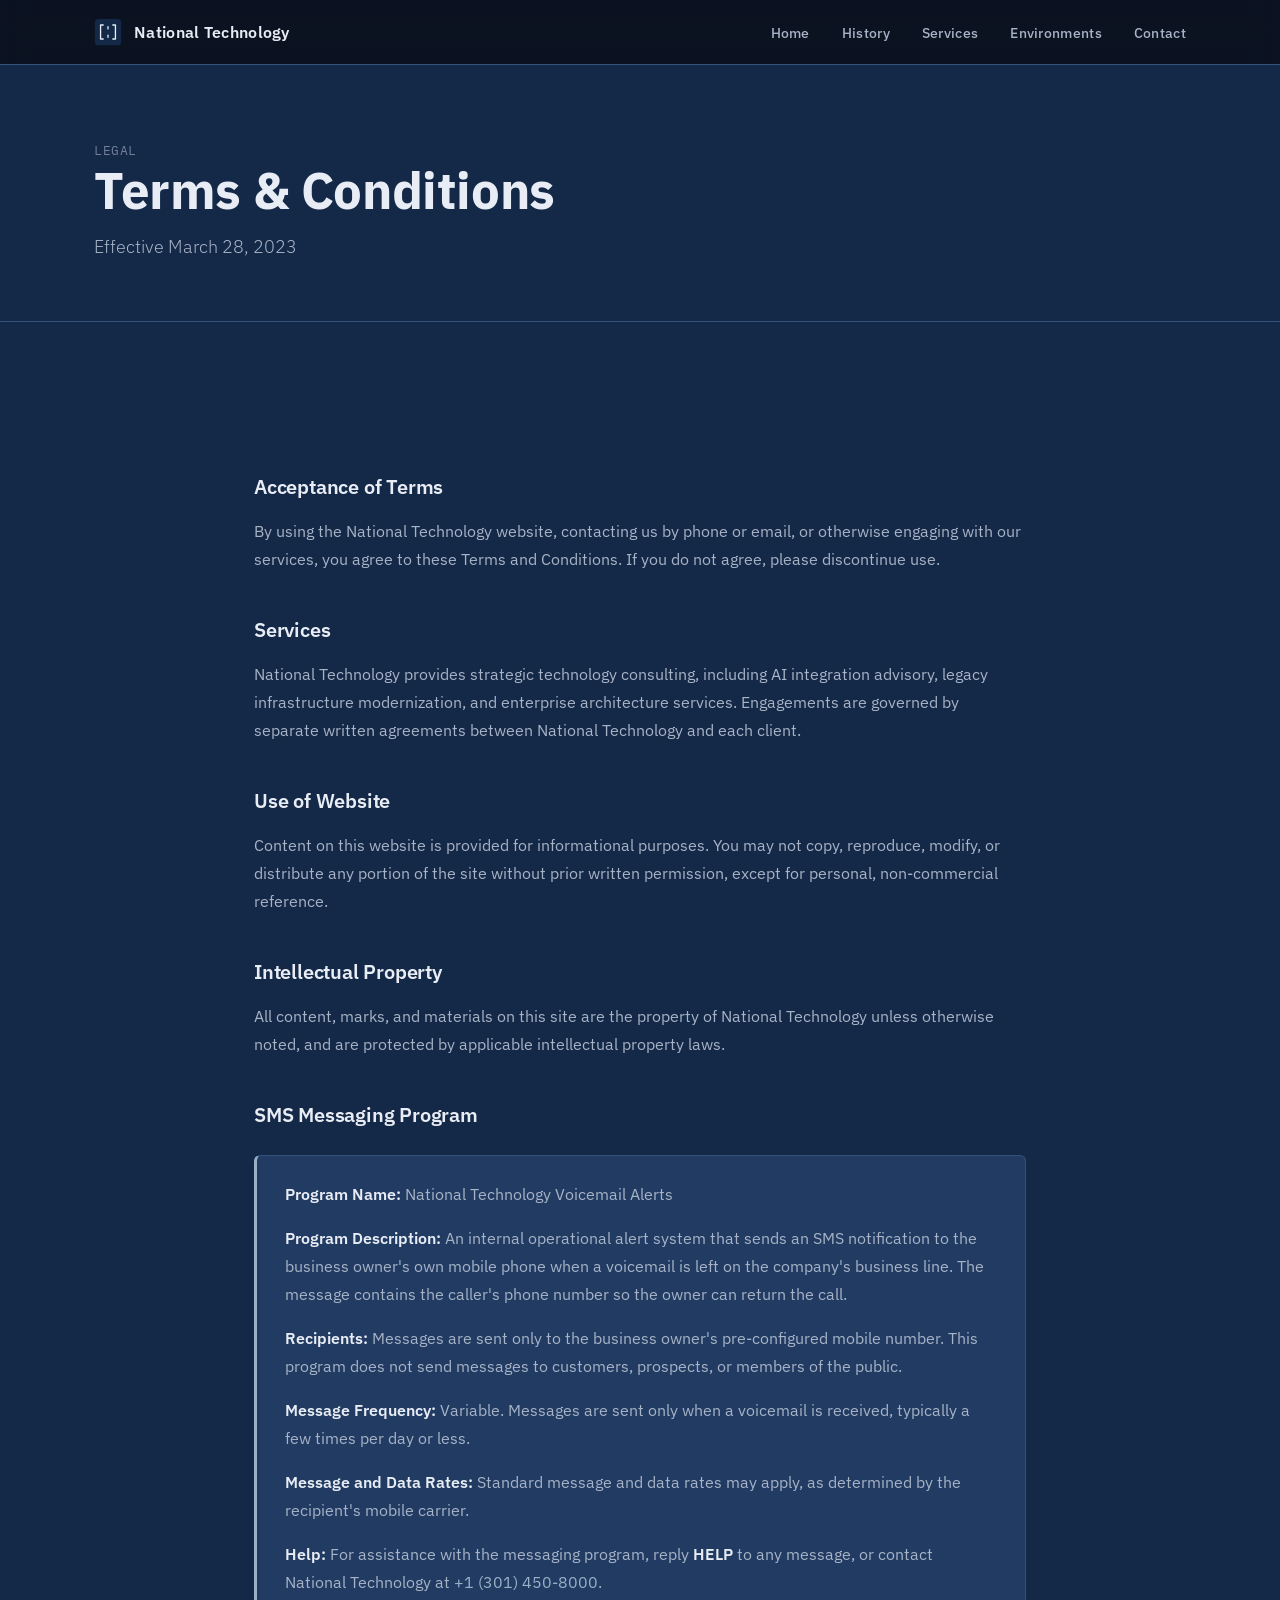
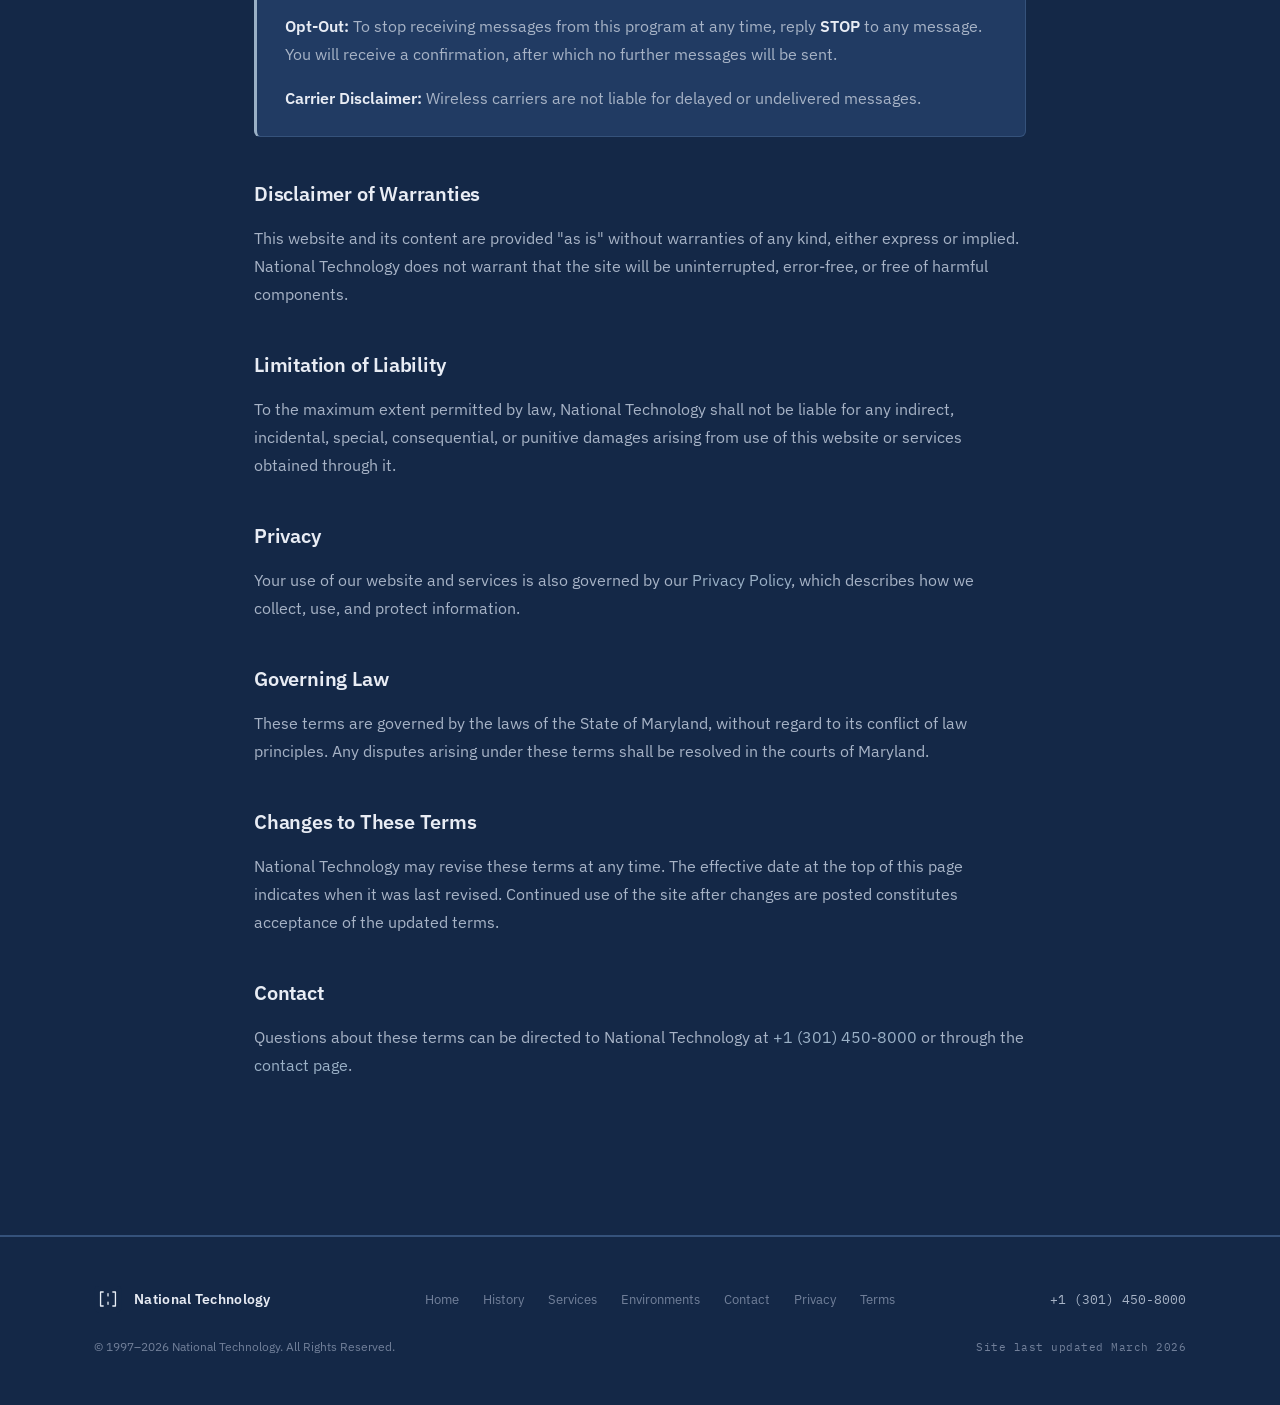
<file: terms.html>
<!DOCTYPE html>
<html lang="en">
<head>
    <meta charset="UTF-8">
    <meta name="viewport" content="width=device-width, initial-scale=1.0">
    <title>Terms &amp; Conditions | National Technology</title>
    <meta name="description" content="Terms and conditions for National Technology, including SMS messaging program disclosures.">
    <link rel="icon" type="image/svg+xml" href="favicon.svg">
    <link rel="preconnect" href="https://fonts.googleapis.com">
    <link rel="preconnect" href="https://fonts.gstatic.com" crossorigin>
    <link href="https://fonts.googleapis.com/css2?family=IBM+Plex+Sans:wght@300;400;500;600;700&family=IBM+Plex+Mono:wght@400;500&display=swap" rel="stylesheet">
    <link rel="stylesheet" href="styles.css">
    <style>
        .legal-content {
            max-width: 820px;
            padding-top: 40px;
            padding-bottom: 40px;
        }
        .legal-content h2 {
            font-size: 1.25rem;
            font-weight: 600;
            margin-top: 40px;
            margin-bottom: 14px;
            color: var(--text-primary);
            letter-spacing: -0.2px;
        }
        .legal-content h2:first-of-type {
            margin-top: 8px;
        }
        .legal-content p,
        .legal-content li {
            color: var(--text-secondary);
            font-size: 1rem;
            line-height: 1.75;
            margin-bottom: 16px;
        }
        .legal-content ul {
            margin-left: 22px;
            margin-bottom: 16px;
        }
        .legal-content li {
            margin-bottom: 8px;
        }
        .legal-content strong {
            color: var(--text-primary);
            font-weight: 600;
        }
        .legal-meta {
            font-family: var(--font-mono);
            font-size: 13px;
            color: var(--text-dim);
            letter-spacing: 0.5px;
            text-transform: uppercase;
            margin-bottom: 0;
        }
        .sms-callout {
            background: var(--bg-card);
            border: 1px solid var(--border);
            border-left: 3px solid var(--accent);
            border-radius: 6px;
            padding: 24px 28px;
            margin: 24px 0;
        }
        .sms-callout p:last-child {
            margin-bottom: 0;
        }
    </style>
</head>
<body>

    <!-- NAV -->
    <nav class="nav" id="nav">
        <div class="nav-inner">
            <a href="index.html" class="nav-logo">
                <img src="favicon.svg" alt="National Technology" class="logo-mark logo-mark-img">
                <span class="logo-text">National Technology</span>
            </a>
            <button class="nav-toggle" id="navToggle" aria-label="Toggle navigation">
                <span></span><span></span><span></span>
            </button>
            <ul class="nav-links" id="navLinks">
                <li><a href="index.html">Home</a></li>
                <li><a href="history.html">History</a></li>
                <li><a href="services.html">Services</a></li>
                <li><a href="history.html#environments">Environments</a></li>
                <li><a href="contact.html">Contact</a></li>
            </ul>
        </div>
    </nav>

    <!-- PAGE HERO -->
    <section class="page-hero">
        <div class="container">
            <p class="legal-meta">Legal</p>
            <h1 class="page-hero-title">Terms &amp; Conditions</h1>
            <p class="page-hero-sub">Effective March 28, 2023</p>
        </div>
    </section>

    <!-- CONTENT -->
    <section class="section">
        <div class="container legal-content">

            <h2>Acceptance of Terms</h2>
            <p>By using the National Technology website, contacting us by phone or email, or otherwise engaging with our services, you agree to these Terms and Conditions. If you do not agree, please discontinue use.</p>

            <h2>Services</h2>
            <p>National Technology provides strategic technology consulting, including AI integration advisory, legacy infrastructure modernization, and enterprise architecture services. Engagements are governed by separate written agreements between National Technology and each client.</p>

            <h2>Use of Website</h2>
            <p>Content on this website is provided for informational purposes. You may not copy, reproduce, modify, or distribute any portion of the site without prior written permission, except for personal, non-commercial reference.</p>

            <h2>Intellectual Property</h2>
            <p>All content, marks, and materials on this site are the property of National Technology unless otherwise noted, and are protected by applicable intellectual property laws.</p>

            <!-- SMS PROGRAM DISCLOSURES — required for A2P 10DLC -->
            <h2>SMS Messaging Program</h2>

            <div class="sms-callout">
                <p><strong>Program Name:</strong> National Technology Voicemail Alerts</p>
                <p><strong>Program Description:</strong> An internal operational alert system that sends an SMS notification to the business owner's own mobile phone when a voicemail is left on the company's business line. The message contains the caller's phone number so the owner can return the call.</p>
                <p><strong>Recipients:</strong> Messages are sent only to the business owner's pre-configured mobile number. This program does not send messages to customers, prospects, or members of the public.</p>
                <p><strong>Message Frequency:</strong> Variable. Messages are sent only when a voicemail is received, typically a few times per day or less.</p>
                <p><strong>Message and Data Rates:</strong> Standard message and data rates may apply, as determined by the recipient's mobile carrier.</p>
                <p><strong>Help:</strong> For assistance with the messaging program, reply <strong>HELP</strong> to any message, or contact National Technology at <a href="tel:+13014508000" style="color: var(--accent);">+1 (301) 450-8000</a>.</p>
                <p><strong>Opt-Out:</strong> To stop receiving messages from this program at any time, reply <strong>STOP</strong> to any message. You will receive a confirmation, after which no further messages will be sent.</p>
                <p><strong>Carrier Disclaimer:</strong> Wireless carriers are not liable for delayed or undelivered messages.</p>
            </div>

            <h2>Disclaimer of Warranties</h2>
            <p>This website and its content are provided "as is" without warranties of any kind, either express or implied. National Technology does not warrant that the site will be uninterrupted, error-free, or free of harmful components.</p>

            <h2>Limitation of Liability</h2>
            <p>To the maximum extent permitted by law, National Technology shall not be liable for any indirect, incidental, special, consequential, or punitive damages arising from use of this website or services obtained through it.</p>

            <h2>Privacy</h2>
            <p>Your use of our website and services is also governed by our <a href="privacy.html" style="color: var(--accent);">Privacy Policy</a>, which describes how we collect, use, and protect information.</p>

            <h2>Governing Law</h2>
            <p>These terms are governed by the laws of the State of Maryland, without regard to its conflict of law principles. Any disputes arising under these terms shall be resolved in the courts of Maryland.</p>

            <h2>Changes to These Terms</h2>
            <p>National Technology may revise these terms at any time. The effective date at the top of this page indicates when it was last revised. Continued use of the site after changes are posted constitutes acceptance of the updated terms.</p>

            <h2>Contact</h2>
            <p>Questions about these terms can be directed to National Technology at <a href="tel:+13014508000" style="color: var(--accent);">+1 (301) 450-8000</a> or through the <a href="contact.html" style="color: var(--accent);">contact page</a>.</p>

        </div>
    </section>

    <!-- FOOTER -->
    <footer class="footer">
        <div class="container footer-inner">
            <div class="footer-brand">
                <img src="favicon.svg" alt="National Technology" class="logo-mark logo-mark-img">
                <span class="logo-text">National Technology</span>
            </div>
            <nav class="footer-links">
                <a href="index.html">Home</a>
                <a href="history.html">History</a>
                <a href="services.html">Services</a>
                <a href="history.html#environments">Environments</a>
                <a href="contact.html">Contact</a>
                <a href="privacy.html">Privacy</a>
                <a href="terms.html">Terms</a>
            </nav>
            <p class="footer-phone"><a href="tel:+13014508000">+1 (301) 450-8000</a></p>
            <p class="footer-copy">&copy; 1997&ndash;2026 National Technology. All Rights Reserved.</p>
            <p class="footer-updated">Site last updated March 2026</p>
        </div>
    </footer>

    <script src="main.js"></script>
</body>
</html>
</file>
<file: styles.css>
/* ============================================
   National Technology — Styles
   Palette: Deep Navy / Slate / Emerald Accent
   ============================================ */

:root {
    --bg-primary: #142847;
    --bg-secondary: #1a3155;
    --bg-card: #213b63;
    --bg-card-hover: #29456f;
    --border: #35527b;
    --border-light: #48668f;
    --text-primary: #e8ecf4;
    --text-secondary: #a7b3c6;
    --text-dim: #72809a;
    --accent: #9ab0c6;
    --accent-dim: #6f89a3;
    --accent-glow: rgba(154, 176, 198, 0.16);
    --white: #ffffff;
    --font-sans: 'IBM Plex Sans', -apple-system, sans-serif;
    --font-mono: 'IBM Plex Mono', monospace;
}

/* RESET */
*, *::before, *::after { box-sizing: border-box; margin: 0; padding: 0; }
html { scroll-behavior: smooth; }
body {
    font-family: var(--font-sans);
    background: var(--bg-primary);
    color: var(--text-primary);
    line-height: 1.65;
    -webkit-font-smoothing: antialiased;
    overflow-x: hidden;
}
a { color: inherit; text-decoration: none; }
img { max-width: 100%; display: block; }

/* CONTAINER */
.container {
    max-width: 1140px;
    margin: 0 auto;
    padding: 0 24px;
}

/* ---- NAV ---- */
.nav {
    position: fixed;
    top: 0; left: 0; right: 0;
    z-index: 100;
    background: rgba(20, 40, 71, 0.88);
    backdrop-filter: blur(12px);
    border-bottom: 1px solid var(--border);
    transition: background 0.3s;
}
.nav-inner {
    max-width: 1140px;
    margin: 0 auto;
    padding: 0 24px;
    display: flex;
    align-items: center;
    justify-content: space-between;
    height: 64px;
}
.nav-logo {
    display: flex;
    align-items: center;
    gap: 12px;
}
.logo-mark {
    display: inline-flex;
    align-items: center;
    justify-content: center;
    width: 28px;
    height: 28px;
    background: transparent;
    color: inherit;
    border-radius: 0;
    padding: 0;
}
.logo-mark-img {
    display: block;
    width: 28px;
    height: 28px;
}
.logo-text {
    font-weight: 600;
    font-size: 16px;
    letter-spacing: 0.3px;
}
.nav-links {
    display: flex;
    list-style: none;
    gap: 32px;
}
.nav-links a {
    font-size: 14px;
    font-weight: 500;
    color: var(--text-secondary);
    letter-spacing: 0.3px;
    transition: color 0.2s;
    position: relative;
}
.nav-links a:hover,
.nav-links a.active {
    color: var(--text-primary);
}
.nav-links a.active::after {
    content: '';
    position: absolute;
    bottom: -4px;
    left: 0; right: 0;
    height: 2px;
    background: var(--accent);
    border-radius: 1px;
}
.nav-toggle {
    display: none;
    flex-direction: column;
    gap: 5px;
    background: none;
    border: none;
    cursor: pointer;
    padding: 4px;
}
.nav-toggle span {
    display: block;
    width: 24px;
    height: 2px;
    background: var(--text-primary);
    border-radius: 1px;
    transition: 0.2s;
}

/* ---- BUTTONS ---- */
.btn {
    display: inline-flex;
    align-items: center;
    justify-content: center;
    padding: 12px 28px;
    font-family: var(--font-sans);
    font-size: 14px;
    font-weight: 600;
    letter-spacing: 0.3px;
    border-radius: 6px;
    border: none;
    cursor: pointer;
    transition: all 0.2s;
}
.btn-primary {
    background: var(--accent);
    color: var(--bg-primary);
}
.btn-primary:hover {
    background: #aec0d3;
    box-shadow: 0 0 24px var(--accent-glow);
}
.btn-outline {
    background: transparent;
    color: var(--text-primary);
    border: 1px solid var(--border-light);
}
.btn-outline:hover {
    border-color: var(--accent);
    color: var(--accent);
}
.btn-full { width: 100%; }

/* ---- HERO (Home) ---- */
.hero {
    position: relative;
    min-height: 100vh;
    display: flex;
    align-items: center;
    padding-top: 64px;
    overflow: hidden;
}
.hero-bg {
    position: absolute;
    inset: 0;
    background:
        radial-gradient(ellipse 60% 50% at 20% 50%, rgba(127, 155, 179, 0.06), transparent),
        radial-gradient(ellipse 50% 60% at 80% 30%, rgba(127, 155, 179, 0.04), transparent);
}
.hero-grid-overlay {
    position: absolute;
    inset: 0;
    background-image:
        linear-gradient(var(--border) 1px, transparent 1px),
        linear-gradient(90deg, var(--border) 1px, transparent 1px);
    background-size: 80px 80px;
    opacity: 0.15;
    pointer-events: none;
}
.hero-content {
    position: relative;
    z-index: 2;
}
.hero-kicker {
    font-family: var(--font-mono);
    font-size: 13px;
    font-weight: 500;
    color: var(--accent);
    letter-spacing: 2px;
    text-transform: uppercase;
    margin-bottom: 20px;
}
.hero-title {
    font-size: clamp(2.4rem, 5.5vw, 4.2rem);
    font-weight: 700;
    line-height: 1.12;
    letter-spacing: -0.5px;
    margin-bottom: 20px;
}
.hero-sub {
    font-size: clamp(1rem, 2vw, 1.25rem);
    color: var(--text-secondary);
    font-weight: 300;
    margin-bottom: 40px;
    max-width: 540px;
}
.hero-ctas {
    display: flex;
    gap: 16px;
    flex-wrap: wrap;
}

/* ---- PAGE HERO (subpages) ---- */
.page-hero {
    padding: 140px 0 60px;
    border-bottom: 1px solid var(--border);
}
.page-hero-title {
    font-size: clamp(2rem, 4.5vw, 3.2rem);
    font-weight: 700;
    line-height: 1.15;
    letter-spacing: -0.4px;
    margin-bottom: 12px;
}
.page-hero-sub {
    font-size: 1.1rem;
    color: var(--text-secondary);
    font-weight: 300;
}

/* ---- SECTIONS ---- */
.section {
    padding: 100px 0;
    border-bottom: 1px solid var(--border);
}
.section-tag {
    display: inline-block;
    font-family: var(--font-mono);
    font-size: 12px;
    font-weight: 500;
    color: var(--accent);
    letter-spacing: 2px;
    text-transform: uppercase;
    margin-bottom: 16px;
}
.section-heading {
    font-size: clamp(1.6rem, 3.5vw, 2.4rem);
    font-weight: 700;
    line-height: 1.2;
    letter-spacing: -0.3px;
    margin-bottom: 48px;
}

/* ---- LEGACY ---- */
.legacy-grid {
    display: grid;
    grid-template-columns: 1fr 1.5fr;
    gap: 64px;
    align-items: start;
}
.legacy-body p {
    color: var(--text-secondary);
    font-size: 1.05rem;
    margin-bottom: 20px;
}
.legacy-stats {
    display: flex;
    gap: 48px;
    margin-top: 40px;
    padding-top: 32px;
    border-top: 1px solid var(--border);
}
.stat-num {
    display: block;
    font-size: 2rem;
    font-weight: 700;
    color: var(--text-primary);
    font-family: var(--font-mono);
}
.stat-label {
    font-size: 13px;
    color: var(--text-dim);
    letter-spacing: 0.5px;
    text-transform: uppercase;
}

/* ---- SERVICES GRID (Home preview) ---- */
.services-grid {
    display: grid;
    grid-template-columns: repeat(3, 1fr);
    gap: 24px;
    margin-bottom: 48px;
}
.service-card {
    background: var(--bg-card);
    border: 1px solid var(--border);
    border-radius: 8px;
    padding: 36px 28px;
    transition: all 0.25s;
}
.service-card:hover {
    background: var(--bg-card-hover);
    border-color: var(--border-light);
    transform: translateY(-2px);
}
.service-num {
    font-family: var(--font-mono);
    font-size: 12px;
    color: var(--accent);
    font-weight: 500;
    margin-bottom: 16px;
    display: block;
}
.service-card h3 {
    font-size: 1.15rem;
    font-weight: 600;
    margin-bottom: 12px;
    line-height: 1.3;
}
.service-card p {
    font-size: 0.95rem;
    color: var(--text-secondary);
    line-height: 1.6;
}
.services-cta {
    text-align: center;
}

/* ---- STATEMENT (History) ---- */
.statement-grid {
    max-width: 760px;
}
.statement-text {
    font-size: 1.15rem;
    line-height: 1.8;
    color: var(--text-secondary);
    border-left: 3px solid var(--accent);
    padding-left: 28px;
    font-style: normal;
}

/* ---- TIMELINE (History) ---- */
.timeline {
    position: relative;
    margin-top: 48px;
    padding-left: 40px;
}
.timeline-line {
    position: absolute;
    left: 7px;
    top: 8px;
    bottom: 8px;
    width: 2px;
    background: var(--border-light);
}
.timeline-item {
    position: relative;
    padding-bottom: 56px;
}
.timeline-item:last-child { padding-bottom: 0; }
.timeline-marker {
    position: absolute;
    left: -40px;
    top: 6px;
    width: 16px;
    height: 16px;
    border-radius: 50%;
    background: var(--bg-primary);
    border: 2px solid var(--accent);
    z-index: 2;
}
.timeline-range {
    font-family: var(--font-mono);
    font-size: 13px;
    color: var(--accent);
    font-weight: 500;
    letter-spacing: 1px;
}
.timeline-content {
    margin-top: 12px;
}
.timeline-content h3 {
    font-size: 1.2rem;
    font-weight: 600;
    margin-bottom: 8px;
}
.timeline-content p {
    color: var(--text-secondary);
    font-size: 0.95rem;
    max-width: 560px;
}

/* ---- SERVICES DETAIL (Services page) ---- */
.services-detail { padding-top: 80px; }
.service-detail-card {
    background: var(--bg-card);
    border: 1px solid var(--border);
    border-radius: 10px;
    padding: 48px;
    margin-bottom: 32px;
    transition: border-color 0.25s;
}
.service-detail-card:hover {
    border-color: var(--border-light);
}
.service-detail-head {
    display: flex;
    align-items: center;
    gap: 20px;
    margin-bottom: 28px;
}
.service-detail-head .service-num {
    margin-bottom: 0;
    font-size: 14px;
}
.service-detail-head h2 {
    font-size: 1.5rem;
    font-weight: 700;
}
.service-lead {
    font-size: 1.1rem;
    color: var(--text-secondary);
    margin-bottom: 32px;
    max-width: 640px;
}
.service-points {
    display: grid;
    grid-template-columns: 1fr 1fr;
    gap: 32px;
    margin-bottom: 32px;
}
.service-point h4 {
    font-size: 13px;
    font-weight: 600;
    text-transform: uppercase;
    letter-spacing: 1px;
    color: var(--accent);
    margin-bottom: 8px;
}
.service-point p {
    font-size: 0.95rem;
    color: var(--text-secondary);
    line-height: 1.65;
}

/* ---- CONTACT ---- */
.contact-grid {
    display: grid;
    grid-template-columns: 1.4fr 1fr;
    gap: 64px;
    align-items: start;
}
.form-group {
    margin-bottom: 24px;
}
.form-group label {
    display: block;
    font-size: 13px;
    font-weight: 600;
    text-transform: uppercase;
    letter-spacing: 1px;
    color: var(--text-secondary);
    margin-bottom: 8px;
}
.form-group input,
.form-group select,
.form-group textarea {
    width: 100%;
    padding: 12px 16px;
    font-family: var(--font-sans);
    font-size: 15px;
    color: var(--text-primary);
    background: var(--bg-card);
    border: 1px solid var(--border);
    border-radius: 6px;
    outline: none;
    transition: border-color 0.2s;
}
.form-group input:focus,
.form-group select:focus,
.form-group textarea:focus {
    border-color: var(--accent);
    box-shadow: 0 0 0 3px var(--accent-glow);
}
.form-group select {
    appearance: none;
    background-image: url("data:image/svg+xml,%3Csvg xmlns='http://www.w3.org/2000/svg' width='12' height='8'%3E%3Cpath d='M1 1l5 5 5-5' stroke='%238b95a8' stroke-width='1.5' fill='none'/%3E%3C/svg%3E");
    background-repeat: no-repeat;
    background-position: right 16px center;
    padding-right: 40px;
}
.form-group textarea {
    resize: vertical;
    min-height: 120px;
}
.form-note {
    margin-top: 16px;
    font-size: 13px;
    color: var(--text-dim);
    text-align: center;
}
.contact-info {
    padding-top: 8px;
}
.contact-info-block {
    margin-bottom: 40px;
}
.contact-info-block h3 {
    font-size: 1rem;
    font-weight: 600;
    margin-bottom: 8px;
}
.contact-info-block p {
    font-size: 0.95rem;
    color: var(--text-secondary);
    line-height: 1.65;
}

/* ---- CLIENT ENVIRONMENTS (History) ---- */
.environments-intro {
    font-size: 1rem;
    color: var(--text-secondary);
    max-width: 680px;
    margin-bottom: 48px;
    line-height: 1.7;
}
.env-grid {
    display: grid;
    grid-template-columns: repeat(3, 1fr);
    gap: 24px;
}
.env-card {
    background: var(--bg-card);
    border: 1px solid var(--border);
    border-radius: 8px;
    padding: 32px 24px;
    transition: all 0.25s;
}
.env-card:hover {
    background: var(--bg-card-hover);
    border-color: var(--border-light);
}
.env-icon {
    display: inline-block;
    color: var(--accent);
    font-size: 10px;
    margin-bottom: 14px;
}
.env-card h3 {
    font-size: 1.05rem;
    font-weight: 600;
    margin-bottom: 10px;
    line-height: 1.3;
}
.env-card p {
    font-size: 0.9rem;
    color: var(--text-secondary);
    line-height: 1.65;
}

.contact-phone {
    font-family: var(--font-mono);
    font-size: 1.1rem;
    color: var(--text-primary);
    transition: color 0.2s;
}
.contact-phone:hover { color: var(--accent); }
.contact-email {
    font-family: var(--font-mono);
    font-size: 0.95rem;
    color: var(--text-primary);
    transition: color 0.2s;
}
.contact-email:hover { color: var(--accent); }

/* ---- FOOTER ---- */
.footer {
    padding: 48px 0;
    border-top: 1px solid var(--border);
}
.footer-inner {
    display: flex;
    align-items: center;
    justify-content: space-between;
    flex-wrap: wrap;
    gap: 24px;
}
.footer-brand {
    display: flex;
    align-items: center;
    gap: 12px;
}
.footer-brand .logo-mark {
    width: 28px; height: 28px;
}
.footer-brand .logo-text {
    font-size: 14px;
}
.footer-links {
    display: flex;
    gap: 24px;
}
.footer-links a {
    font-size: 13px;
    color: var(--text-dim);
    transition: color 0.2s;
}
.footer-links a:hover { color: var(--text-primary); }
.footer-copy {
    font-size: 12px;
    color: var(--text-dim);
}
.footer-phone {
    font-size: 13px;
}
.footer-phone a {
    font-family: var(--font-mono);
    color: var(--text-secondary);
    transition: color 0.2s;
}
.footer-phone a:hover { color: var(--accent); }
.footer-updated {
    font-size: 11px;
    color: var(--text-dim);
    font-family: var(--font-mono);
    letter-spacing: 0.5px;
}

/* ---- ANIMATIONS ---- */
@keyframes fadeUp {
    from { opacity: 0; transform: translateY(20px); }
    to { opacity: 1; transform: translateY(0); }
}
.hero-kicker { animation: fadeUp 0.6s ease both; }
.hero-title { animation: fadeUp 0.6s ease 0.1s both; }
.hero-sub { animation: fadeUp 0.6s ease 0.2s both; }
.hero-ctas { animation: fadeUp 0.6s ease 0.3s both; }

/* ---- RESPONSIVE ---- */
@media (max-width: 768px) {
    .nav-toggle { display: flex; }
    .nav-links {
        position: fixed;
        top: 64px;
        left: 0; right: 0;
        background: var(--bg-primary);
        border-bottom: 1px solid var(--border);
        flex-direction: column;
        padding: 24px;
        gap: 20px;
        display: none;
    }
    .nav-links.open { display: flex; }
    .legacy-grid { grid-template-columns: 1fr; gap: 32px; }
    .services-grid { grid-template-columns: 1fr; }
    .env-grid { grid-template-columns: 1fr; }
    .service-points { grid-template-columns: 1fr; }
    .service-detail-card { padding: 28px 20px; }
    .contact-grid { grid-template-columns: 1fr; gap: 40px; }
    .legacy-stats { gap: 32px; }
    .footer-inner { flex-direction: column; text-align: center; }
    .footer-links { justify-content: center; }
    .hero { min-height: 85vh; }
}
</file>
